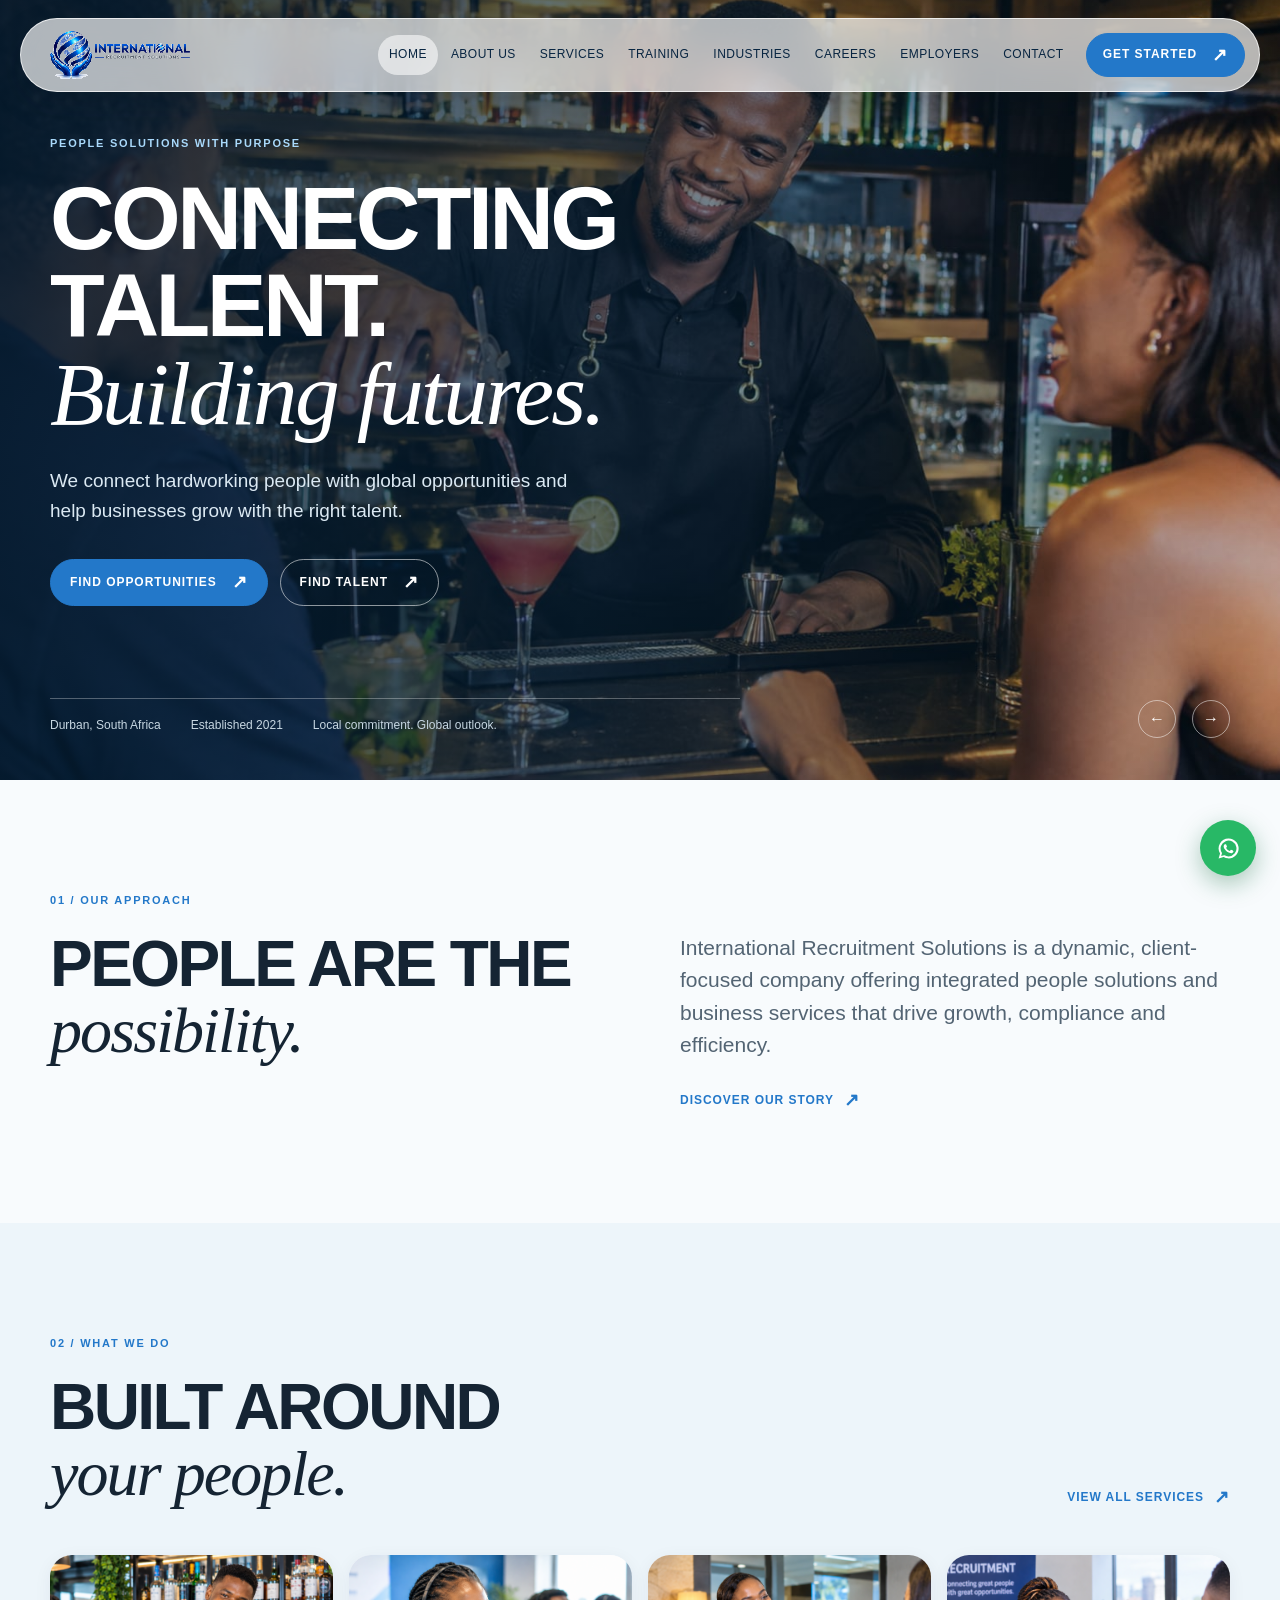
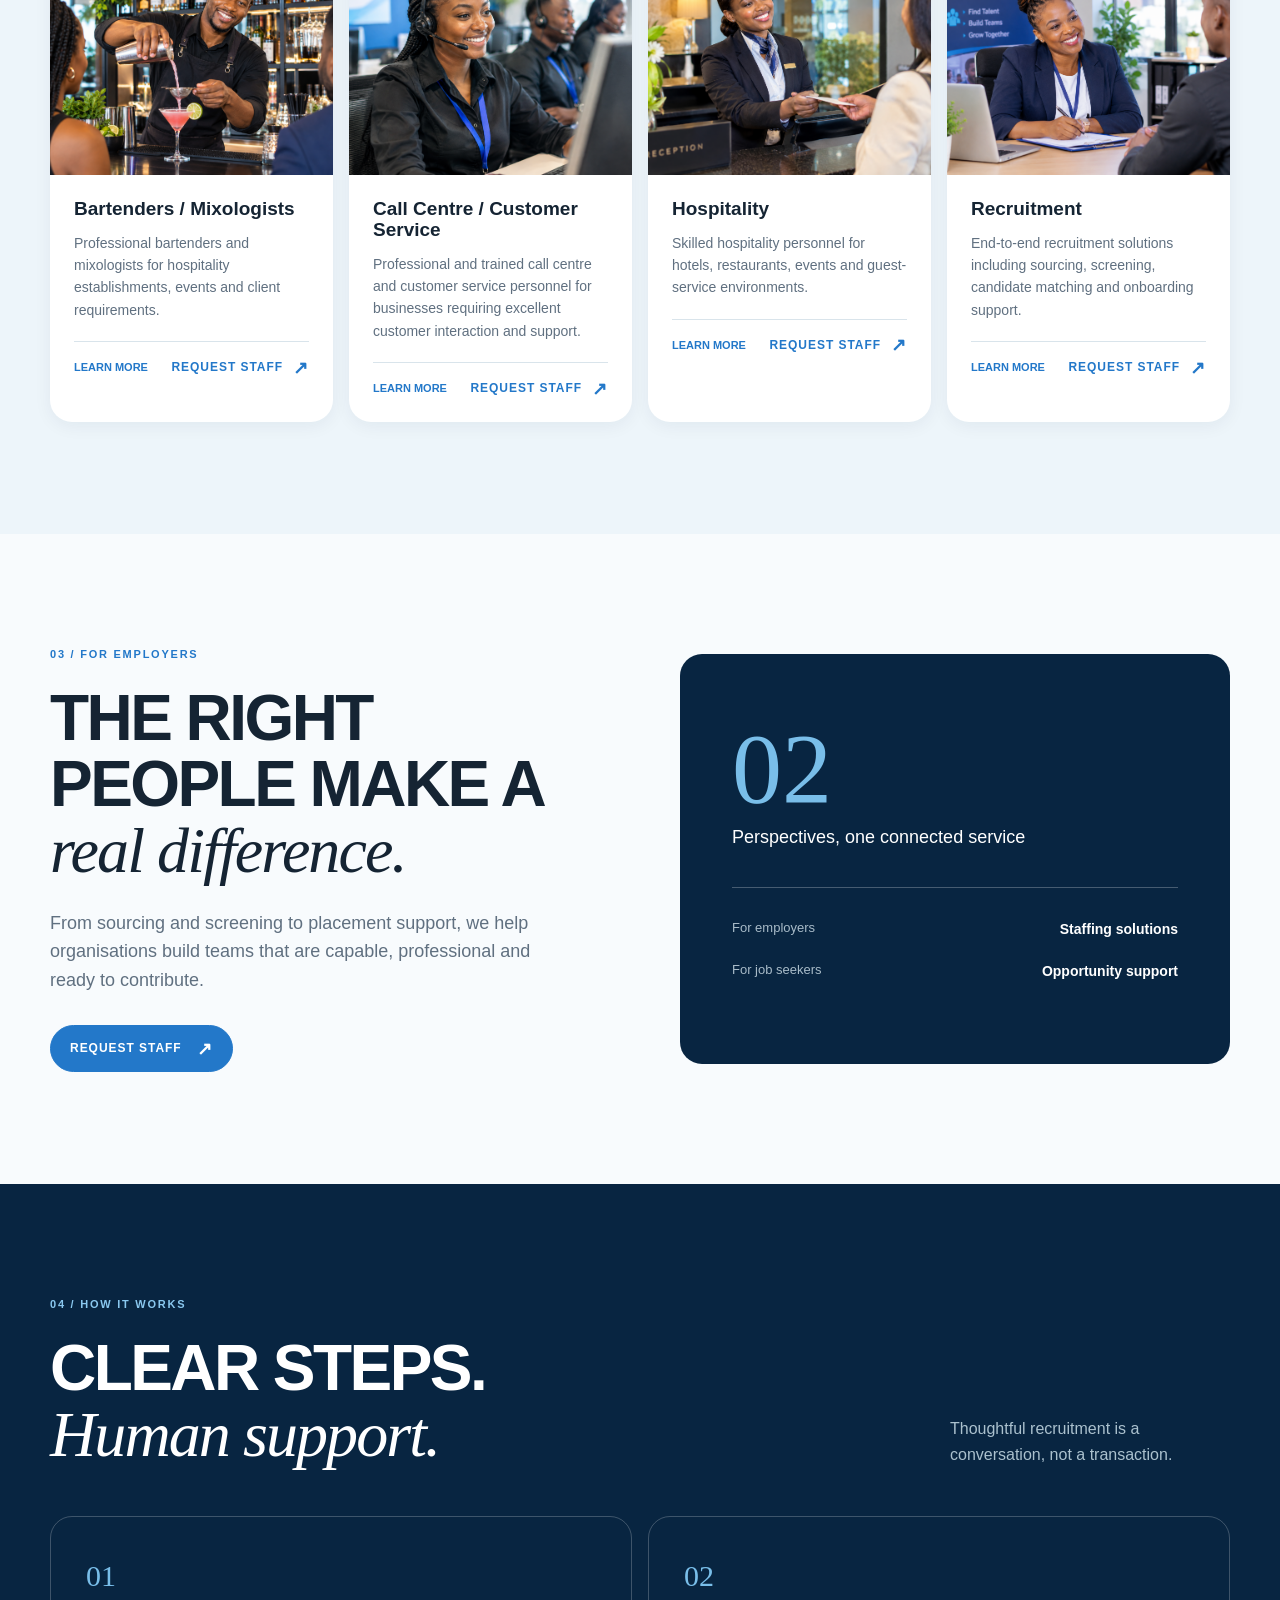
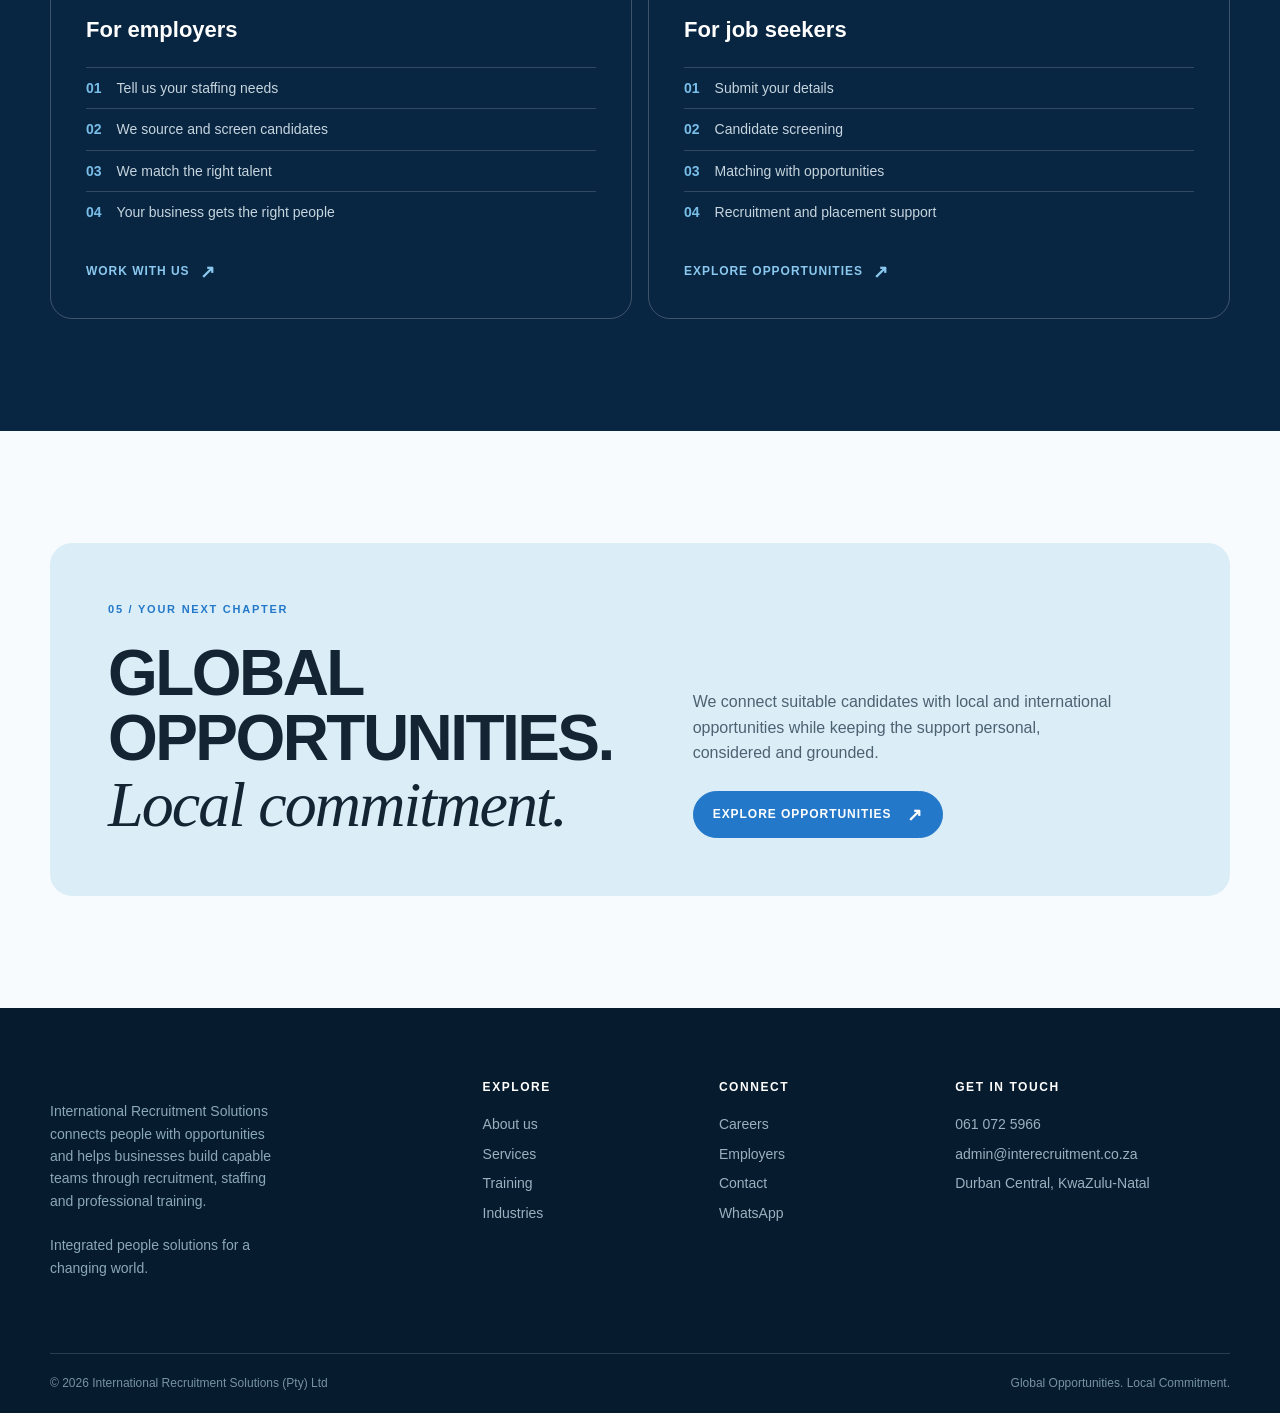
<file: index.html>
<!doctype html>
<html lang="en">
<head>
  <meta charset="utf-8">
  <meta name="viewport" content="width=device-width, initial-scale=1">
  <meta name="description" content="International Recruitment Solutions connects talent with local and international opportunities and helps businesses build capable teams.">
  <meta name="theme-color" content="#082541">
  <title>International Recruitment Solutions | Connecting Talent. Building Futures.</title>
  <link rel="stylesheet" href="css/style.css">
</head>
<body data-page="home">
  <header class="site-header" id="top">
    <a class="brand" href="index.html" aria-label="International Recruitment Solutions home">
      <span class="brand-mark" aria-label="International Recruitment Solutions logo"></span><span class="brand-copy"><strong>International Recruitment</strong><small>Solutions (Pty) Ltd</small></span>
    </a>
    <button class="menu-toggle" type="button" aria-label="Open navigation" aria-expanded="false"><span></span><span></span><span></span></button>
    <nav class="site-nav" aria-label="Primary navigation">
      <a class="active" href="index.html">Home</a><a href="about.html">About Us</a><a href="services.html">Services</a><a href="training.html">Training</a><a href="industries.html">Industries</a><a href="careers.html">Careers</a><a href="employers.html">Employers</a><a href="contact.html">Contact</a><a class="button button-small" href="contact.html?type=employer">Get Started <span>↗</span></a>
    </nav>
  </header>

  <main>
    <section class="hero" aria-labelledby="hero-title">
      <div class="hero-slides" aria-hidden="true"></div>
      <div class="hero-shade"></div>
      <div class="hero-content container reveal">
        <p class="eyebrow">People solutions with purpose</p>
        <h1 id="hero-title">Connecting talent.<br><em>Building futures.</em></h1>
        <p class="hero-lede">We connect hardworking people with global opportunities and help businesses grow with the right talent.</p>
        <div class="hero-actions"><a class="button" href="careers.html">Find opportunities <span>↗</span></a><a class="button button-ghost" href="employers.html">Find talent <span>↗</span></a></div>
        <div class="hero-meta"><span>Durban, South Africa</span><span>Established 2021</span><span>Local commitment. Global outlook.</span></div>
      </div>
      <div class="slider-controls" aria-label="Hero slideshow controls"><button type="button" class="slider-prev" aria-label="Previous image">←</button><div class="slider-dots"></div><button type="button" class="slider-next" aria-label="Next image">→</button></div>
    </section>

    <section class="intro section container reveal"><div class="section-label">01 / Our approach</div><div class="intro-grid"><h2>People are the <em>possibility.</em></h2><div><p class="lead">International Recruitment Solutions is a dynamic, client-focused company offering integrated people solutions and business services that drive growth, compliance and efficiency.</p><a class="text-link" href="about.html">Discover our story <span>↗</span></a></div></div></section>

    <section class="services-band section" id="services"><div class="container"><div class="section-heading reveal"><div><div class="section-label">02 / What we do</div><h2>Built around <em>your people.</em></h2></div><a class="text-link" href="services.html">View all services <span>↗</span></a></div><div class="service-grid" data-services></div></div></section>

    <section class="split-section section container"><div class="split-copy reveal"><div class="section-label">03 / For employers</div><h2>The right people make a <em>real difference.</em></h2><p>From sourcing and screening to placement support, we help organisations build teams that are capable, professional and ready to contribute.</p><a class="button" href="contact.html?type=employer">Request staff <span>↗</span></a></div><div class="stat-panel reveal"><div class="stat-number">02</div><p>Perspectives, one connected service</p><div class="stat-line"></div><div class="stat-pair"><span>For employers</span><strong>Staffing solutions</strong></div><div class="stat-pair"><span>For job seekers</span><strong>Opportunity support</strong></div></div></section>

    <section class="dark-band section"><div class="container process-wrap"><div class="section-heading reveal"><div><div class="section-label light">04 / How it works</div><h2>Clear steps. <em>Human support.</em></h2></div><p>Thoughtful recruitment is a conversation, not a transaction.</p></div><div class="process-grid"><div class="process-card reveal"><span>01</span><h3>For employers</h3><ol><li>Tell us your staffing needs</li><li>We source and screen candidates</li><li>We match the right talent</li><li>Your business gets the right people</li></ol><a class="text-link light-link" href="employers.html">Work with us <span>↗</span></a></div><div class="process-card reveal"><span>02</span><h3>For job seekers</h3><ol><li>Submit your details</li><li>Candidate screening</li><li>Matching with opportunities</li><li>Recruitment and placement support</li></ol><a class="text-link light-link" href="careers.html">Explore opportunities <span>↗</span></a></div></div></div></section>

    <section class="opportunity section container reveal"><div class="opportunity-card"><div><div class="section-label">05 / Your next chapter</div><h2>Global opportunities.<br><em>Local commitment.</em></h2></div><div><p>We connect suitable candidates with local and international opportunities while keeping the support personal, considered and grounded.</p><a class="button" href="careers.html">Explore opportunities <span>↗</span></a></div></div></section>
  </main>

  <footer class="site-footer"><div class="container footer-grid"><div><a class="brand brand-light" href="index.html"><span class="brand-mark">IRS</span><span class="brand-copy"><strong>International Recruitment</strong><small>Solutions (Pty) Ltd</small></span></a><p class="footer-note">Integrated people solutions for a changing world.</p></div><div><h3>Explore</h3><a href="about.html">About us</a><a href="services.html">Services</a><a href="training.html">Training</a><a href="industries.html">Industries</a></div><div><h3>Connect</h3><a href="careers.html">Careers</a><a href="employers.html">Employers</a><a href="contact.html">Contact</a><a href="https://wa.me/27610725966?text=Hello%20International%20Recruitment%20Solutions%2C%20I%20would%20like%20to%20make%20an%20enquiry." target="_blank" rel="noopener">WhatsApp</a></div><div><h3>Get in touch</h3><a href="tel:+27610725966">061 072 5966</a><a href="mailto:admin@interecruitment.co.za">admin@interecruitment.co.za</a><p>Durban Central, KwaZulu-Natal</p></div></div><div class="container footer-bottom"><span>© 2026 International Recruitment Solutions (Pty) Ltd</span><span>Global Opportunities. Local Commitment.</span></div></footer>
  <a class="whatsapp" href="https://wa.me/27610725966" target="_blank" rel="noopener" aria-label="Chat with us on WhatsApp"><span aria-hidden="true">⌕</span></a>
  <div class="modal" aria-hidden="true" role="dialog" aria-modal="true" aria-labelledby="service-modal-title"><div class="modal-backdrop" data-close-modal></div><div class="service-modal"><button class="modal-close" type="button" data-close-modal aria-label="Close service details">×</button><div class="modal-image" data-modal-image></div><div class="modal-body"><div class="section-label">Service detail</div><h2 id="service-modal-title" data-modal-title></h2><p data-modal-description></p><ul data-modal-benefits></ul><div class="modal-actions"><a class="button" href="contact.html?type=employer">Request staff <span>↗</span></a><button class="text-link" type="button" data-close-modal>Close</button></div></div></div></div>
  <script src="js/image-manager.js"></script><script src="js/script.js"></script><script src="js/forms.js"></script>
</body>
</html>
</file>
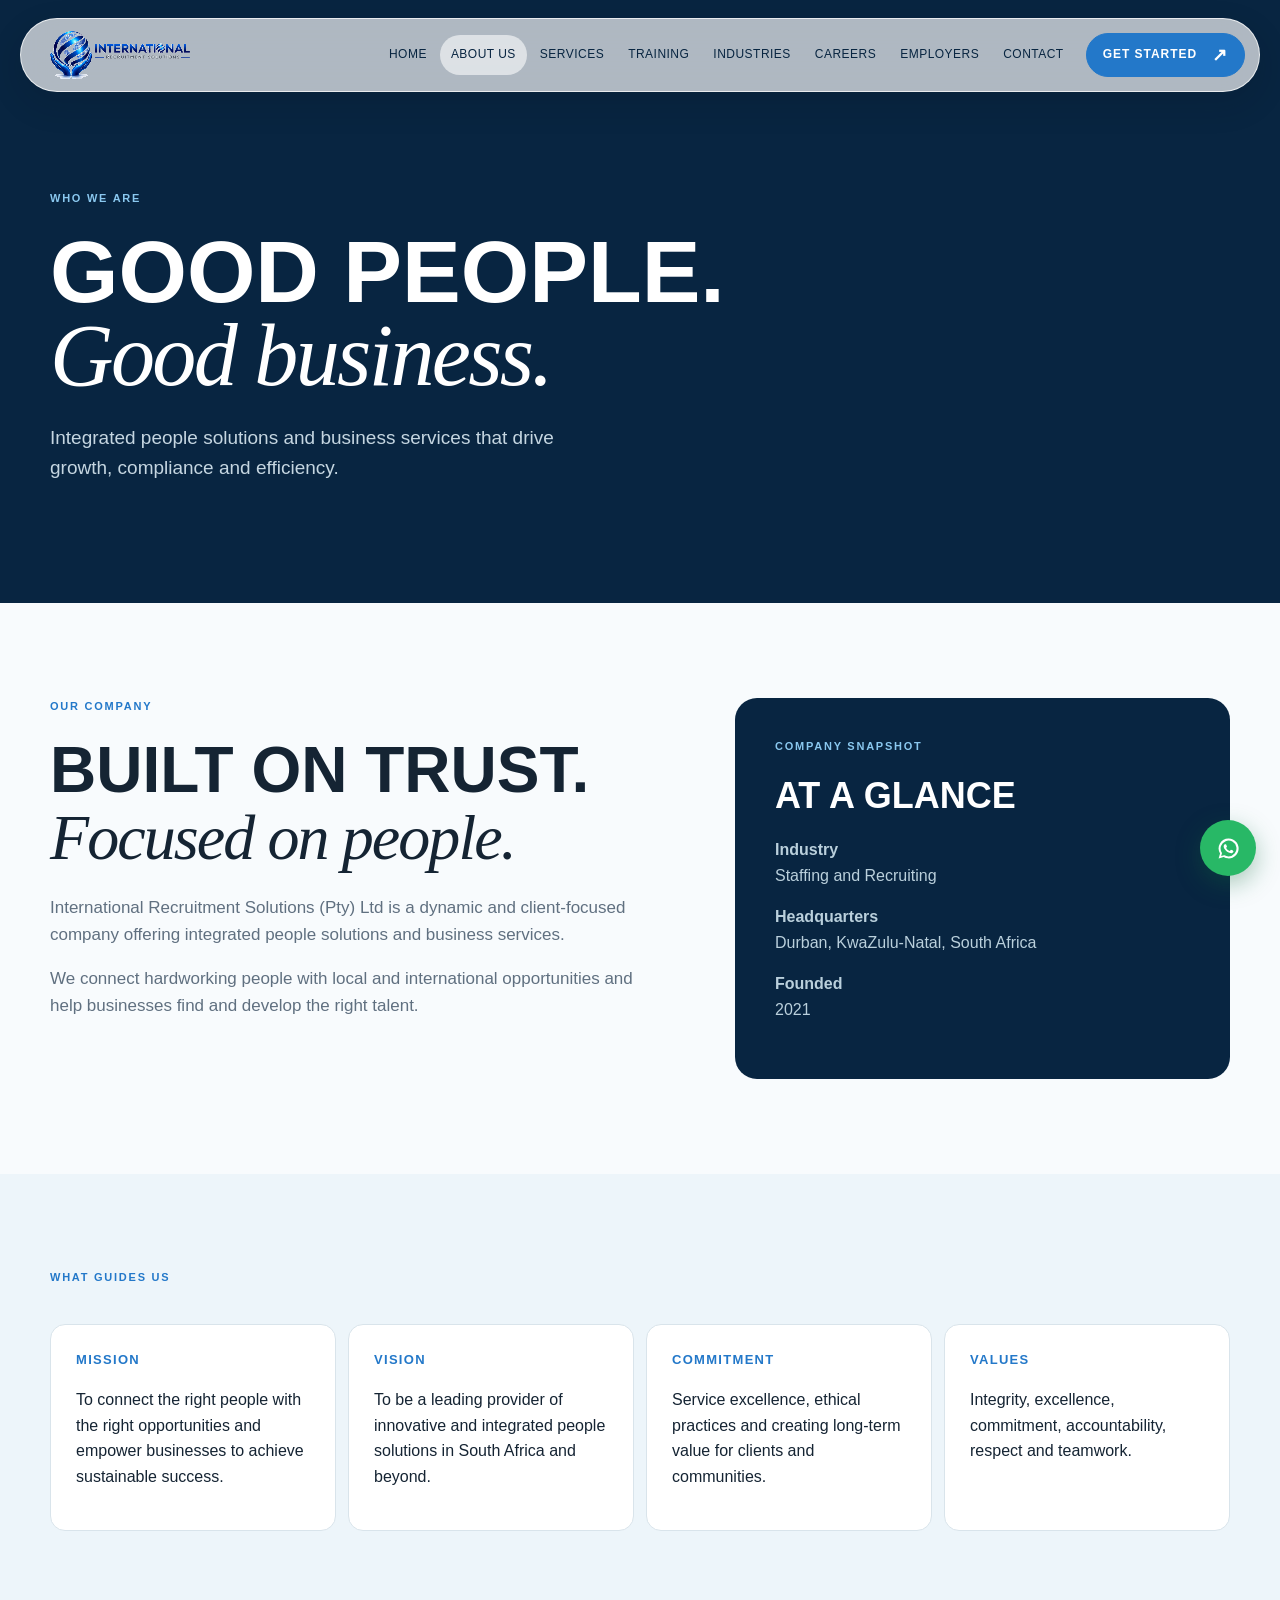
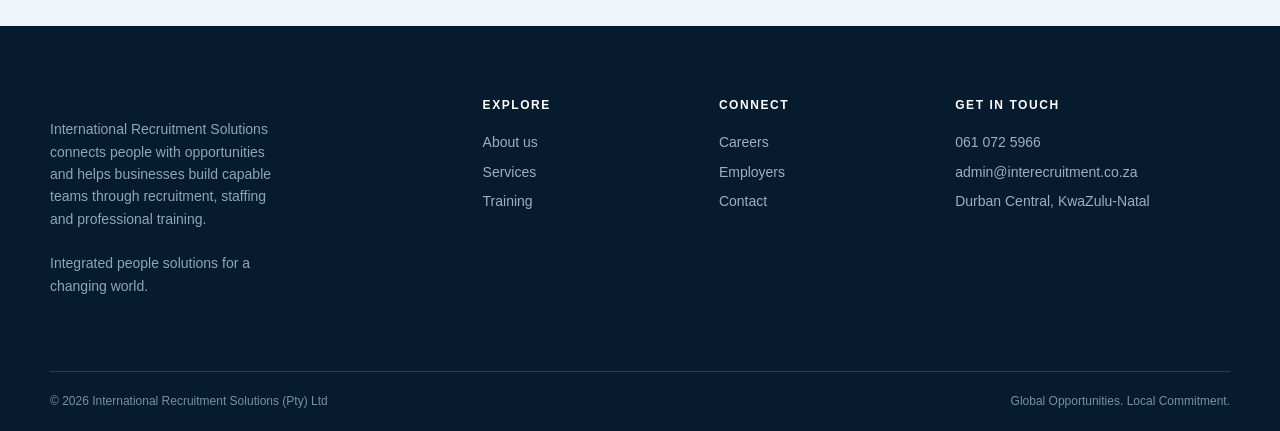
<file: about.html>
<!doctype html><html lang="en"><head><meta charset="utf-8"><meta name="viewport" content="width=device-width, initial-scale=1"><meta name="description" content="Learn about International Recruitment Solutions, a Durban-based staffing and recruiting company founded in 2021."><title>About Us | International Recruitment Solutions</title><link rel="stylesheet" href="css/style.css"></head><body><header class="site-header"><a class="brand" href="index.html"><span class="brand-mark">IRS</span><span class="brand-copy"><strong>International Recruitment</strong><small>Solutions (Pty) Ltd</small></span></a><button class="menu-toggle" type="button" aria-label="Open navigation" aria-expanded="false"><span></span><span></span><span></span></button><nav class="site-nav" aria-label="Primary navigation"><a href="index.html">Home</a><a class="active" href="about.html">About Us</a><a href="services.html">Services</a><a href="training.html">Training</a><a href="industries.html">Industries</a><a href="careers.html">Careers</a><a href="employers.html">Employers</a><a href="contact.html">Contact</a><a class="button button-small" href="contact.html?type=employer">Get Started <span>↗</span></a></nav></header><main><section class="page-hero"><div class="container"><div class="section-label light">Who we are</div><h1>Good people.<br><em>Good business.</em></h1><p>Integrated people solutions and business services that drive growth, compliance and efficiency.</p></div></section><section class="content-section container"><div class="content-grid"><div class="copy"><div class="section-label">Our company</div><h2>Built on trust.<br><em>Focused on people.</em></h2><p>International Recruitment Solutions (Pty) Ltd is a dynamic and client-focused company offering integrated people solutions and business services.</p><p>We connect hardworking people with local and international opportunities and help businesses find and develop the right talent.</p></div><div class="contact-details"><div class="section-label light">Company snapshot</div><h2>At a glance</h2><p><strong>Industry</strong><br>Staffing and Recruiting</p><p><strong>Headquarters</strong><br>Durban, KwaZulu-Natal, South Africa</p><p><strong>Founded</strong><br>2021</p></div></div></section><section class="content-section services-band"><div class="container"><div class="section-label">What guides us</div><div class="value-grid"><div class="value-card"><strong>Mission</strong><p>To connect the right people with the right opportunities and empower businesses to achieve sustainable success.</p></div><div class="value-card"><strong>Vision</strong><p>To be a leading provider of innovative and integrated people solutions in South Africa and beyond.</p></div><div class="value-card"><strong>Commitment</strong><p>Service excellence, ethical practices and creating long-term value for clients and communities.</p></div><div class="value-card"><strong>Values</strong><p>Integrity, excellence, commitment, accountability, respect and teamwork.</p></div></div></div></section></main><footer class="site-footer"><div class="container footer-grid"><div><a class="brand brand-light" href="index.html"><span class="brand-mark">IRS</span><span class="brand-copy"><strong>International Recruitment</strong><small>Solutions (Pty) Ltd</small></span></a><p class="footer-note">Integrated people solutions for a changing world.</p></div><div><h3>Explore</h3><a href="about.html">About us</a><a href="services.html">Services</a><a href="training.html">Training</a></div><div><h3>Connect</h3><a href="careers.html">Careers</a><a href="employers.html">Employers</a><a href="contact.html">Contact</a></div><div><h3>Get in touch</h3><a href="tel:+27610725966">061 072 5966</a><a href="mailto:admin@interecruitment.co.za">admin@interecruitment.co.za</a><p>Durban Central, KwaZulu-Natal</p></div></div><div class="container footer-bottom"><span>© 2026 International Recruitment Solutions (Pty) Ltd</span><span>Global Opportunities. Local Commitment.</span></div></footer><a class="whatsapp" href="https://wa.me/27610725966?text=Hello%20International%20Recruitment%20Solutions%2C%20I%20would%20like%20to%20make%20an%20enquiry." target="_blank" rel="noopener" aria-label="Message us on WhatsApp">⌕</a><script src="js/image-manager.js"></script><script src="js/script.js"></script></body></html>
</file>
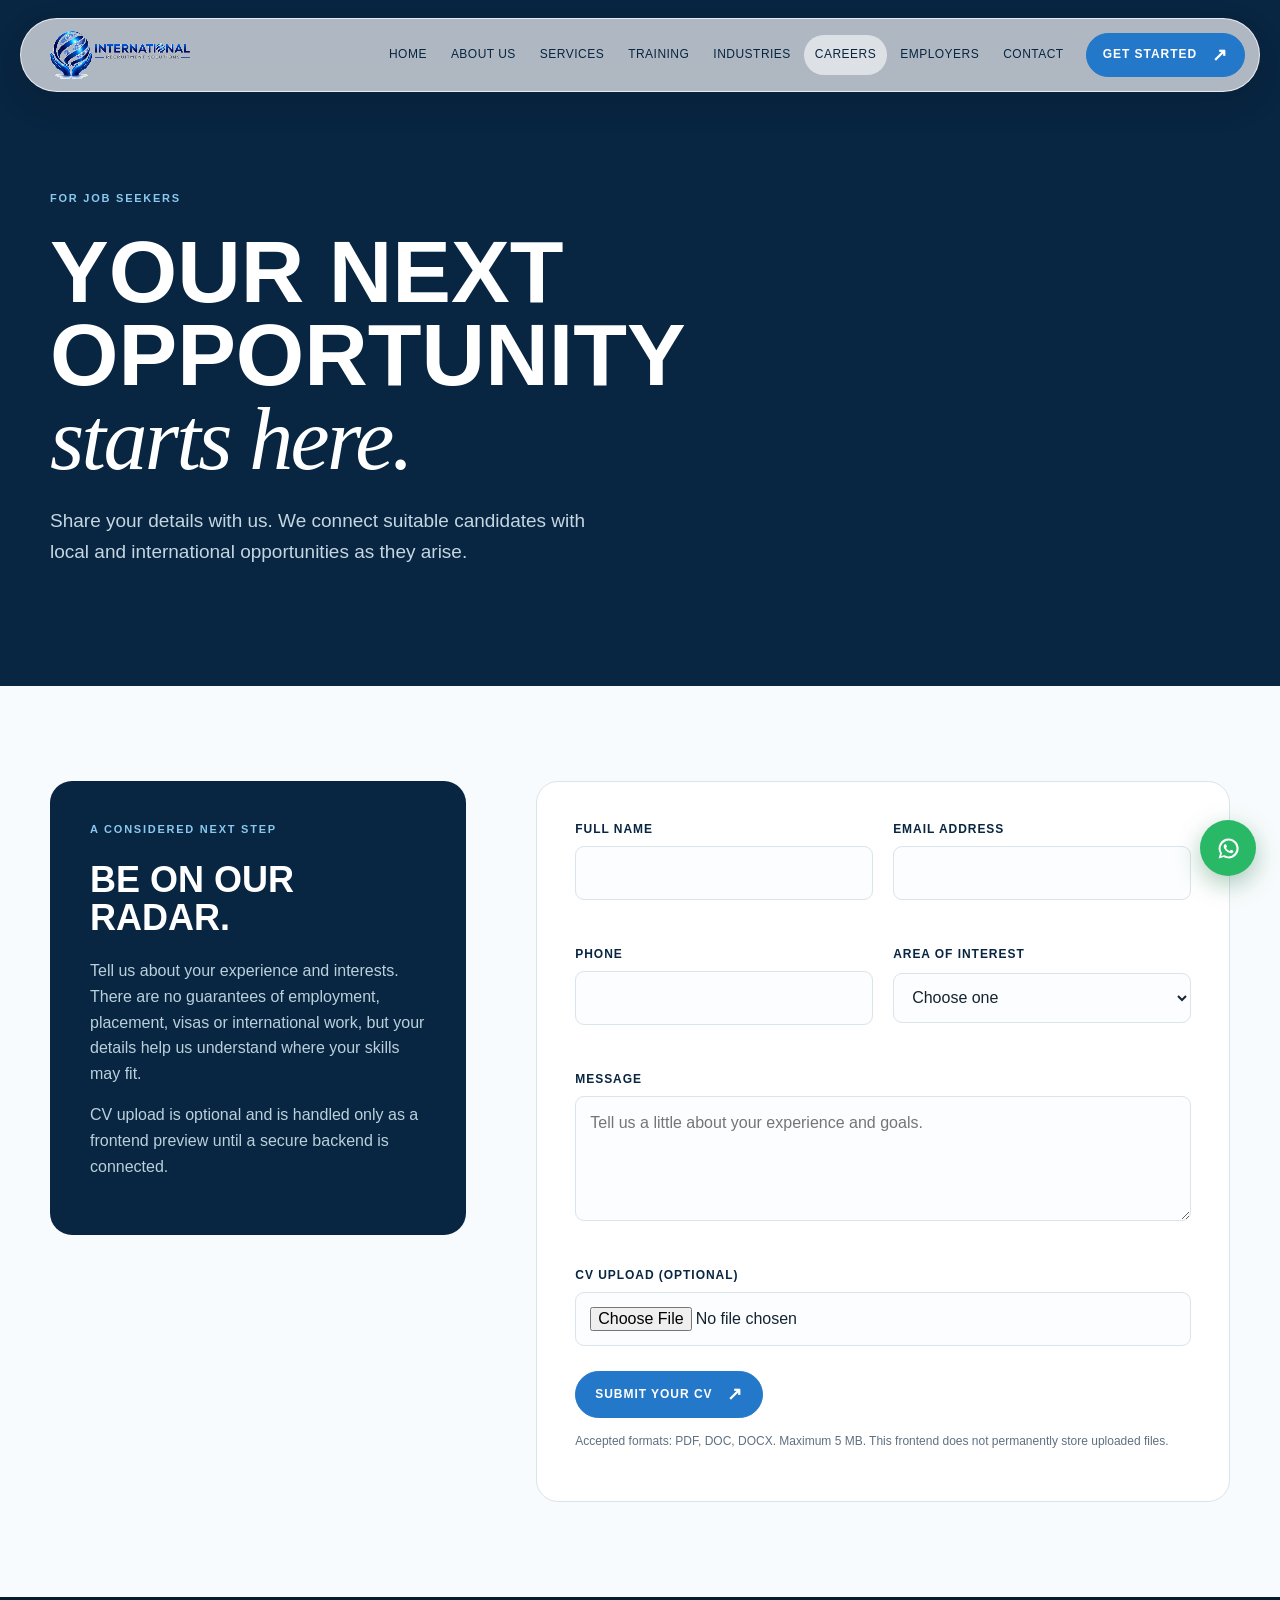
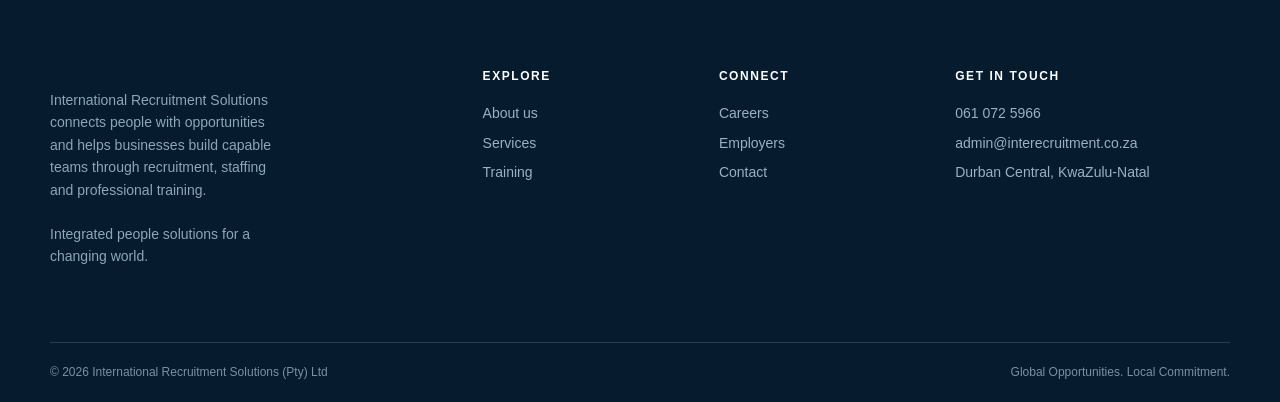
<file: careers.html>
<!doctype html><html lang="en"><head><meta charset="utf-8"><meta name="viewport" content="width=device-width, initial-scale=1"><meta name="description" content="Submit your details for future local and international opportunities with International Recruitment Solutions."><title>Careers | International Recruitment Solutions</title><link rel="stylesheet" href="css/style.css"></head><body><header class="site-header"><a class="brand" href="index.html"><span class="brand-mark">IRS</span><span class="brand-copy"><strong>International Recruitment</strong><small>Solutions (Pty) Ltd</small></span></a><button class="menu-toggle" type="button" aria-label="Open navigation" aria-expanded="false"><span></span><span></span><span></span></button><nav class="site-nav" aria-label="Primary navigation"><a href="index.html">Home</a><a href="about.html">About Us</a><a href="services.html">Services</a><a href="training.html">Training</a><a href="industries.html">Industries</a><a class="active" href="careers.html">Careers</a><a href="employers.html">Employers</a><a href="contact.html">Contact</a><a class="button button-small" href="contact.html?type=jobseeker">Get Started <span>↗</span></a></nav></header><main><section class="page-hero"><div class="container"><div class="section-label light">For job seekers</div><h1>Your next opportunity<br><em>starts here.</em></h1><p>Share your details with us. We connect suitable candidates with local and international opportunities as they arise.</p></div></section><section class="content-section container"><div class="contact-layout"><div class="contact-details"><div class="section-label light">A considered next step</div><h2>Be on our radar.</h2><p>Tell us about your experience and interests. There are no guarantees of employment, placement, visas or international work, but your details help us understand where your skills may fit.</p><p>CV upload is optional and is handled only as a frontend preview until a secure backend is connected.</p></div><div class="form-card"><div class="success">Thank you for contacting International Recruitment Solutions. Your enquiry has been received and our team will contact you shortly.</div><form data-enquiry-form novalidate><div class="form-grid"><div class="field"><label for="name">Full name</label><input id="name" name="name" required><span class="error"></span></div><div class="field"><label for="email">Email address</label><input id="email" name="email" type="email" required><span class="error"></span></div><div class="field"><label for="phone">Phone</label><input id="phone" name="phone" required><span class="error"></span></div><div class="field"><label for="interest">Area of interest</label><select id="interest" name="interest" required><option value="">Choose one</option><option>Bartending / Mixology</option><option>Call Centre / Customer Service</option><option>Hospitality</option><option>Recruitment</option><option>Events</option><option>Other Opportunities</option></select><span class="error"></span></div><div class="field full"><label for="message">Message</label><textarea id="message" name="message" required placeholder="Tell us a little about your experience and goals."></textarea><span class="error"></span></div><div class="field full"><label for="cv">CV upload (optional)</label><input id="cv" name="cv" type="file" accept=".pdf,.doc,.docx"><span class="error"></span></div></div><button class="button" type="submit">Submit your CV <span>↗</span></button><p class="form-note">Accepted formats: PDF, DOC, DOCX. Maximum 5 MB. This frontend does not permanently store uploaded files.</p></form></div></div></section></main><footer class="site-footer"><div class="container footer-grid"><div><a class="brand brand-light" href="index.html"><span class="brand-mark">IRS</span><span class="brand-copy"><strong>International Recruitment</strong><small>Solutions (Pty) Ltd</small></span></a><p class="footer-note">Integrated people solutions for a changing world.</p></div><div><h3>Explore</h3><a href="about.html">About us</a><a href="services.html">Services</a><a href="training.html">Training</a></div><div><h3>Connect</h3><a href="careers.html">Careers</a><a href="employers.html">Employers</a><a href="contact.html">Contact</a></div><div><h3>Get in touch</h3><a href="tel:+27610725966">061 072 5966</a><a href="mailto:admin@interecruitment.co.za">admin@interecruitment.co.za</a><p>Durban Central, KwaZulu-Natal</p></div></div><div class="container footer-bottom"><span>© 2026 International Recruitment Solutions (Pty) Ltd</span><span>Global Opportunities. Local Commitment.</span></div></footer><a class="whatsapp" href="https://wa.me/27610725966?text=Hello%20International%20Recruitment%20Solutions%2C%20I%20would%20like%20to%20make%20an%20enquiry." target="_blank" rel="noopener" aria-label="Message us on WhatsApp">⌕</a><script src="js/image-manager.js"></script><script src="js/script.js"></script><script src="js/forms.js"></script></body></html>
</file>
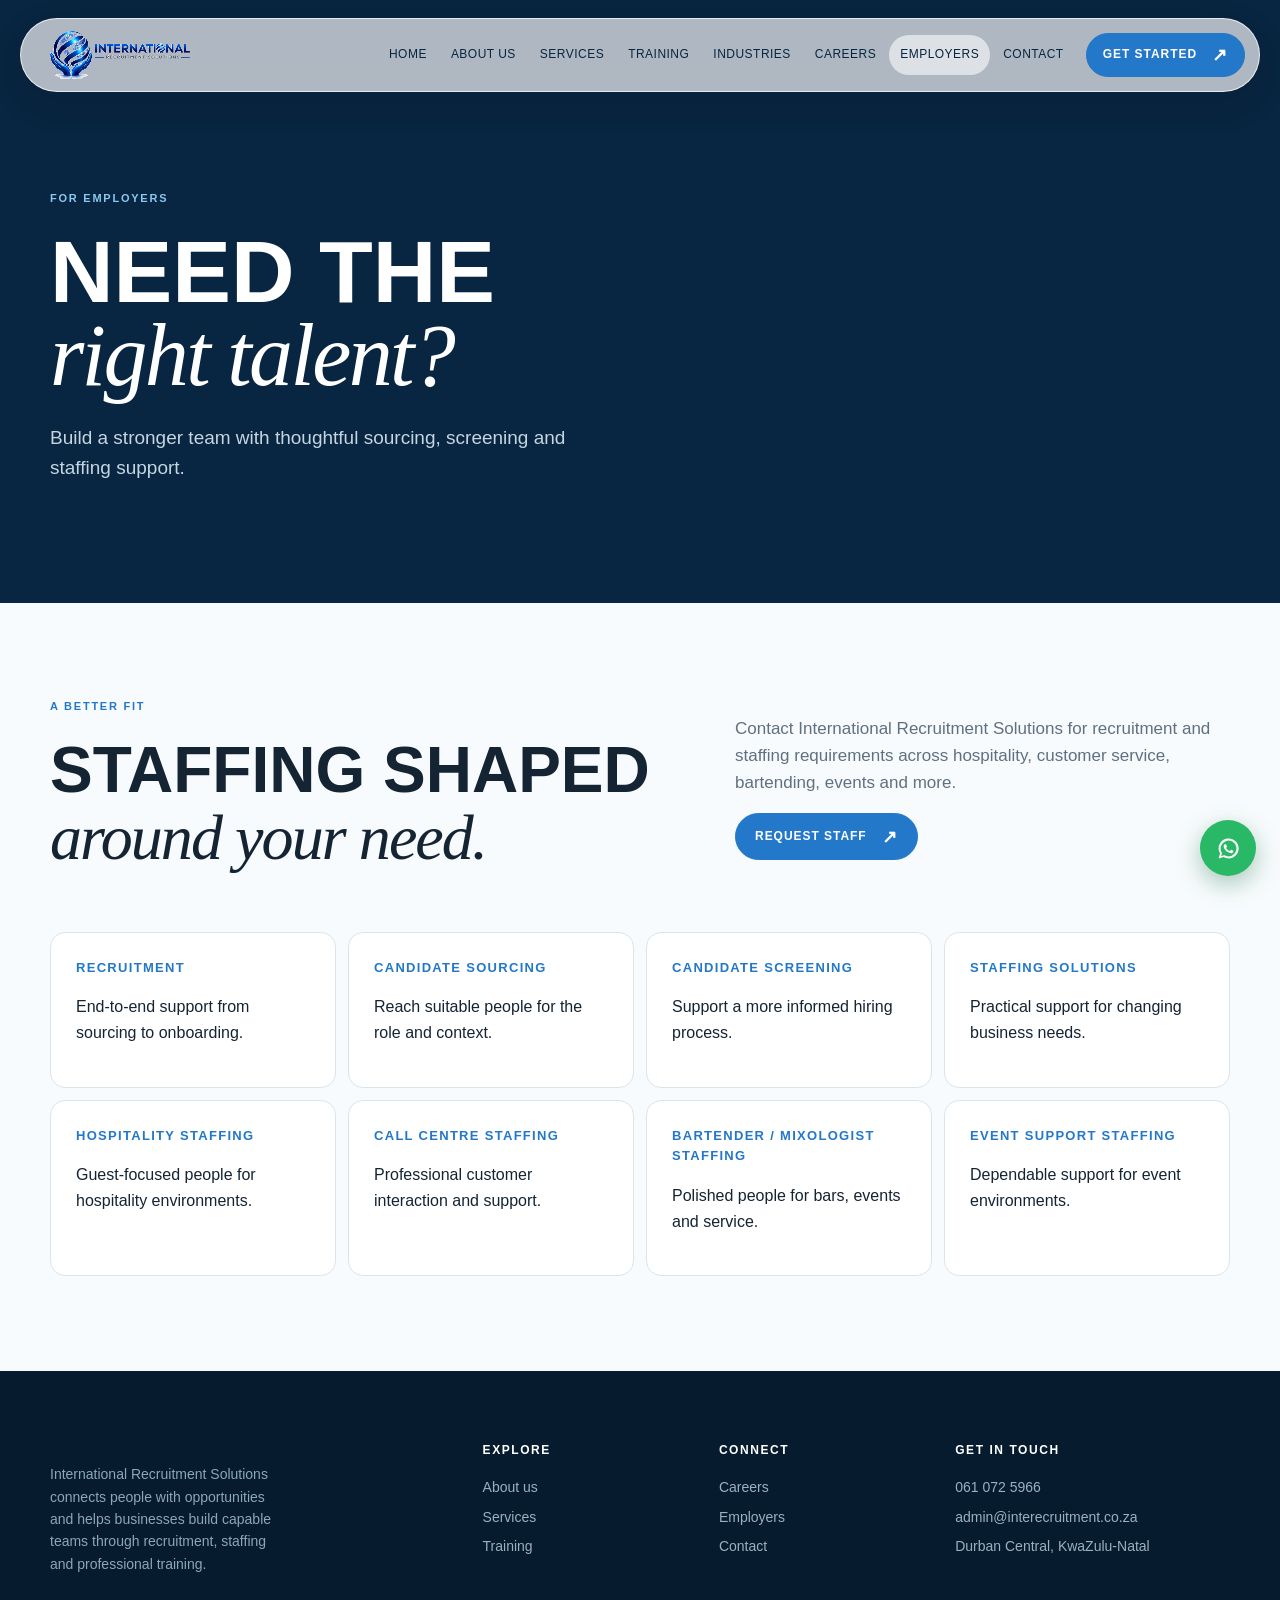
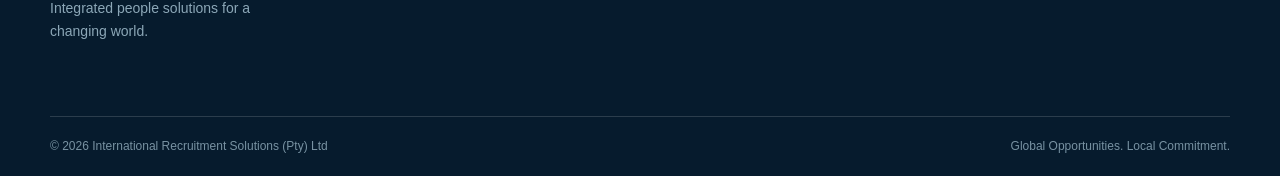
<file: employers.html>
<!doctype html><html lang="en"><head><meta charset="utf-8"><meta name="viewport" content="width=device-width, initial-scale=1"><meta name="description" content="Request recruitment and staffing support from International Recruitment Solutions."><title>Employers | International Recruitment Solutions</title><link rel="stylesheet" href="css/style.css"></head><body><header class="site-header"><a class="brand" href="index.html"><span class="brand-mark">IRS</span><span class="brand-copy"><strong>International Recruitment</strong><small>Solutions (Pty) Ltd</small></span></a><button class="menu-toggle" type="button" aria-label="Open navigation" aria-expanded="false"><span></span><span></span><span></span></button><nav class="site-nav" aria-label="Primary navigation"><a href="index.html">Home</a><a href="about.html">About Us</a><a href="services.html">Services</a><a href="training.html">Training</a><a href="industries.html">Industries</a><a href="careers.html">Careers</a><a class="active" href="employers.html">Employers</a><a href="contact.html">Contact</a><a class="button button-small" href="contact.html?type=employer">Get Started <span>↗</span></a></nav></header><main><section class="page-hero"><div class="container"><div class="section-label light">For employers</div><h1>Need the<br><em>right talent?</em></h1><p>Build a stronger team with thoughtful sourcing, screening and staffing support.</p></div></section><section class="content-section container"><div class="content-grid"><div><div class="section-label">A better fit</div><h2>Staffing shaped<br><em>around your need.</em></h2></div><div class="copy"><p>Contact International Recruitment Solutions for recruitment and staffing requirements across hospitality, customer service, bartending, events and more.</p><a class="button" href="contact.html?type=employer">Request staff <span>↗</span></a></div></div><div class="value-grid"><div class="value-card"><strong>Recruitment</strong><p>End-to-end support from sourcing to onboarding.</p></div><div class="value-card"><strong>Candidate sourcing</strong><p>Reach suitable people for the role and context.</p></div><div class="value-card"><strong>Candidate screening</strong><p>Support a more informed hiring process.</p></div><div class="value-card"><strong>Staffing solutions</strong><p>Practical support for changing business needs.</p></div><div class="value-card"><strong>Hospitality staffing</strong><p>Guest-focused people for hospitality environments.</p></div><div class="value-card"><strong>Call centre staffing</strong><p>Professional customer interaction and support.</p></div><div class="value-card"><strong>Bartender / Mixologist staffing</strong><p>Polished people for bars, events and service.</p></div><div class="value-card"><strong>Event support staffing</strong><p>Dependable support for event environments.</p></div></div></section></main><footer class="site-footer"><div class="container footer-grid"><div><a class="brand brand-light" href="index.html"><span class="brand-mark">IRS</span><span class="brand-copy"><strong>International Recruitment</strong><small>Solutions (Pty) Ltd</small></span></a><p class="footer-note">Integrated people solutions for a changing world.</p></div><div><h3>Explore</h3><a href="about.html">About us</a><a href="services.html">Services</a><a href="training.html">Training</a></div><div><h3>Connect</h3><a href="careers.html">Careers</a><a href="employers.html">Employers</a><a href="contact.html">Contact</a></div><div><h3>Get in touch</h3><a href="tel:+27610725966">061 072 5966</a><a href="mailto:admin@interecruitment.co.za">admin@interecruitment.co.za</a><p>Durban Central, KwaZulu-Natal</p></div></div><div class="container footer-bottom"><span>© 2026 International Recruitment Solutions (Pty) Ltd</span><span>Global Opportunities. Local Commitment.</span></div></footer><a class="whatsapp" href="https://wa.me/27610725966?text=Hello%20International%20Recruitment%20Solutions%2C%20I%20would%20like%20to%20make%20an%20enquiry." target="_blank" rel="noopener" aria-label="Message us on WhatsApp">⌕</a><script src="js/image-manager.js"></script><script src="js/script.js"></script></body></html>
</file>
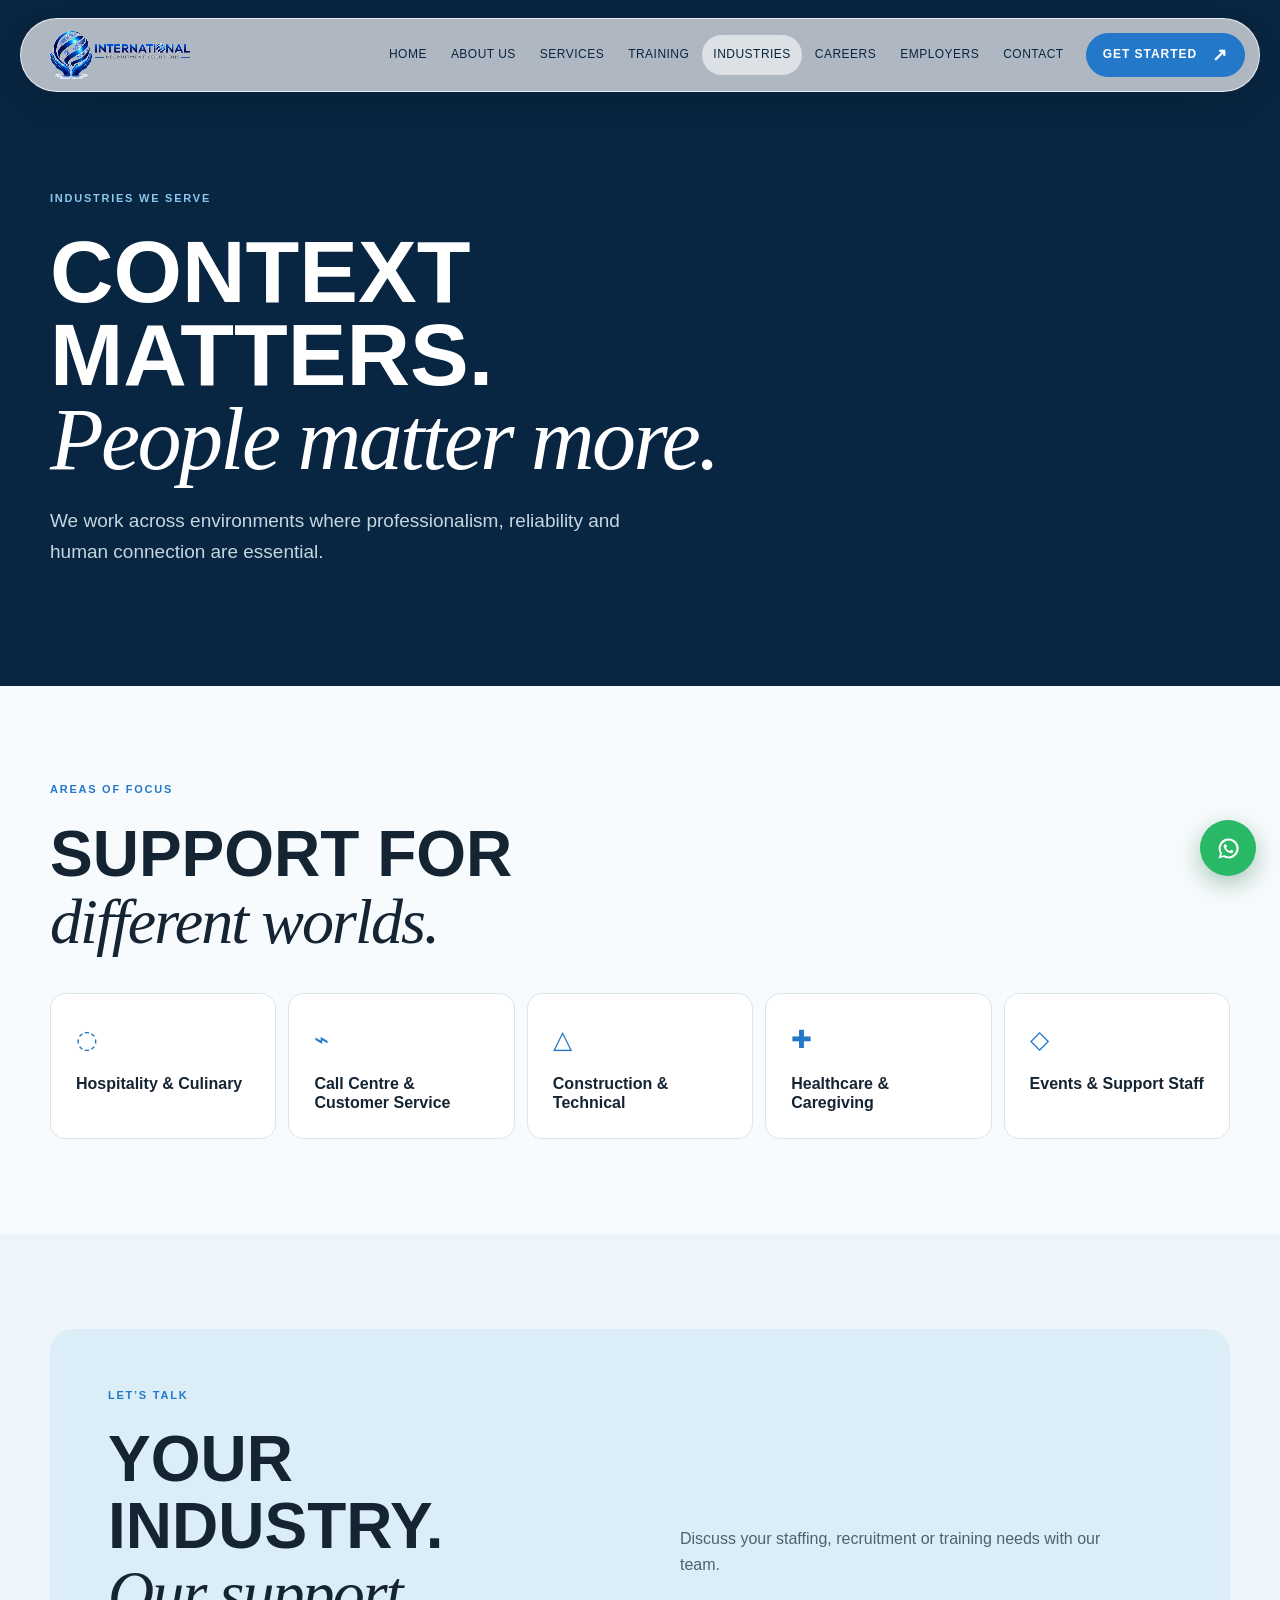
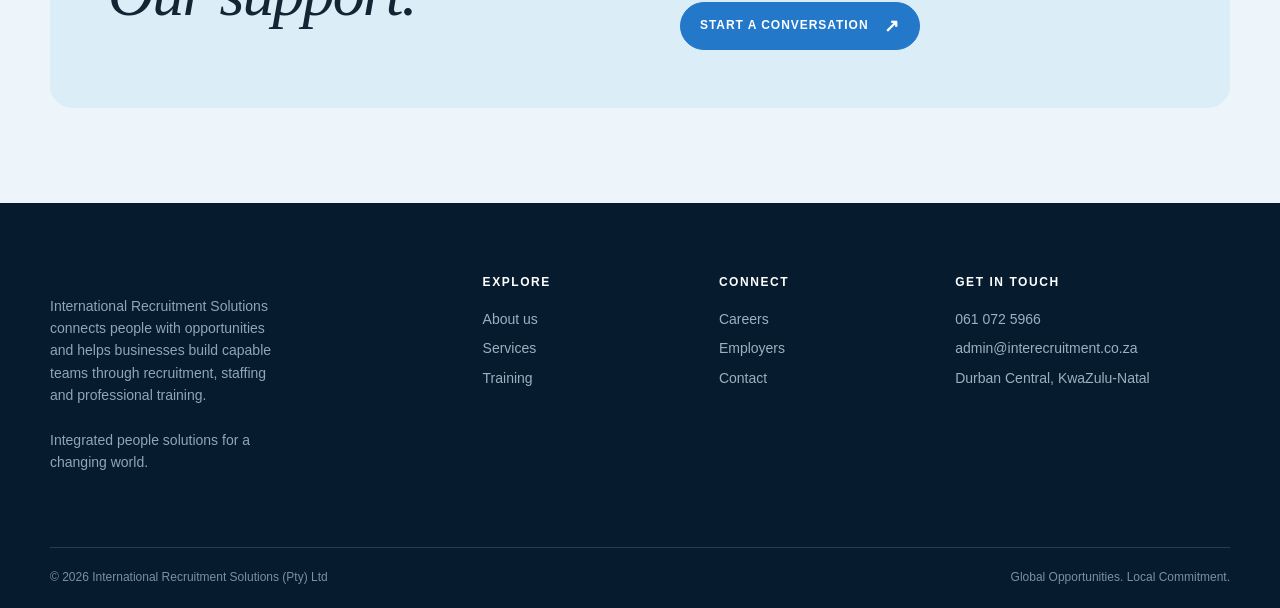
<file: industries.html>
<!doctype html><html lang="en"><head><meta charset="utf-8"><meta name="viewport" content="width=device-width, initial-scale=1"><meta name="description" content="Industries served by International Recruitment Solutions in South Africa."><title>Industries | International Recruitment Solutions</title><link rel="stylesheet" href="css/style.css"></head><body><header class="site-header"><a class="brand" href="index.html"><span class="brand-mark">IRS</span><span class="brand-copy"><strong>International Recruitment</strong><small>Solutions (Pty) Ltd</small></span></a><button class="menu-toggle" type="button" aria-label="Open navigation" aria-expanded="false"><span></span><span></span><span></span></button><nav class="site-nav" aria-label="Primary navigation"><a href="index.html">Home</a><a href="about.html">About Us</a><a href="services.html">Services</a><a href="training.html">Training</a><a class="active" href="industries.html">Industries</a><a href="careers.html">Careers</a><a href="employers.html">Employers</a><a href="contact.html">Contact</a><a class="button button-small" href="contact.html?type=employer">Get Started <span>↗</span></a></nav></header><main><section class="page-hero"><div class="container"><div class="section-label light">Industries we serve</div><h1>Context matters.<br><em>People matter more.</em></h1><p>We work across environments where professionalism, reliability and human connection are essential.</p></div></section><section class="content-section container"><div class="section-label">Areas of focus</div><h2>Support for<br><em>different worlds.</em></h2><div class="industry-grid"><div class="industry-card"><span>◌</span><strong>Hospitality & Culinary</strong></div><div class="industry-card"><span>⌁</span><strong>Call Centre & Customer Service</strong></div><div class="industry-card"><span>△</span><strong>Construction & Technical</strong></div><div class="industry-card"><span>✚</span><strong>Healthcare & Caregiving</strong></div><div class="industry-card"><span>◇</span><strong>Events & Support Staff</strong></div></div></section><section class="content-section services-band"><div class="container opportunity-card"><div><div class="section-label">Let’s talk</div><h2>Your industry.<br><em>Our support.</em></h2></div><div><p>Discuss your staffing, recruitment or training needs with our team.</p><a class="button" href="contact.html?type=employer">Start a conversation <span>↗</span></a></div></div></section></main><footer class="site-footer"><div class="container footer-grid"><div><a class="brand brand-light" href="index.html"><span class="brand-mark">IRS</span><span class="brand-copy"><strong>International Recruitment</strong><small>Solutions (Pty) Ltd</small></span></a><p class="footer-note">Integrated people solutions for a changing world.</p></div><div><h3>Explore</h3><a href="about.html">About us</a><a href="services.html">Services</a><a href="training.html">Training</a></div><div><h3>Connect</h3><a href="careers.html">Careers</a><a href="employers.html">Employers</a><a href="contact.html">Contact</a></div><div><h3>Get in touch</h3><a href="tel:+27610725966">061 072 5966</a><a href="mailto:admin@interecruitment.co.za">admin@interecruitment.co.za</a><p>Durban Central, KwaZulu-Natal</p></div></div><div class="container footer-bottom"><span>© 2026 International Recruitment Solutions (Pty) Ltd</span><span>Global Opportunities. Local Commitment.</span></div></footer><a class="whatsapp" href="https://wa.me/27610725966?text=Hello%20International%20Recruitment%20Solutions%2C%20I%20would%20like%20to%20make%20an%20enquiry." target="_blank" rel="noopener" aria-label="Message us on WhatsApp">⌕</a><script src="js/image-manager.js"></script><script src="js/script.js"></script></body></html>
</file>
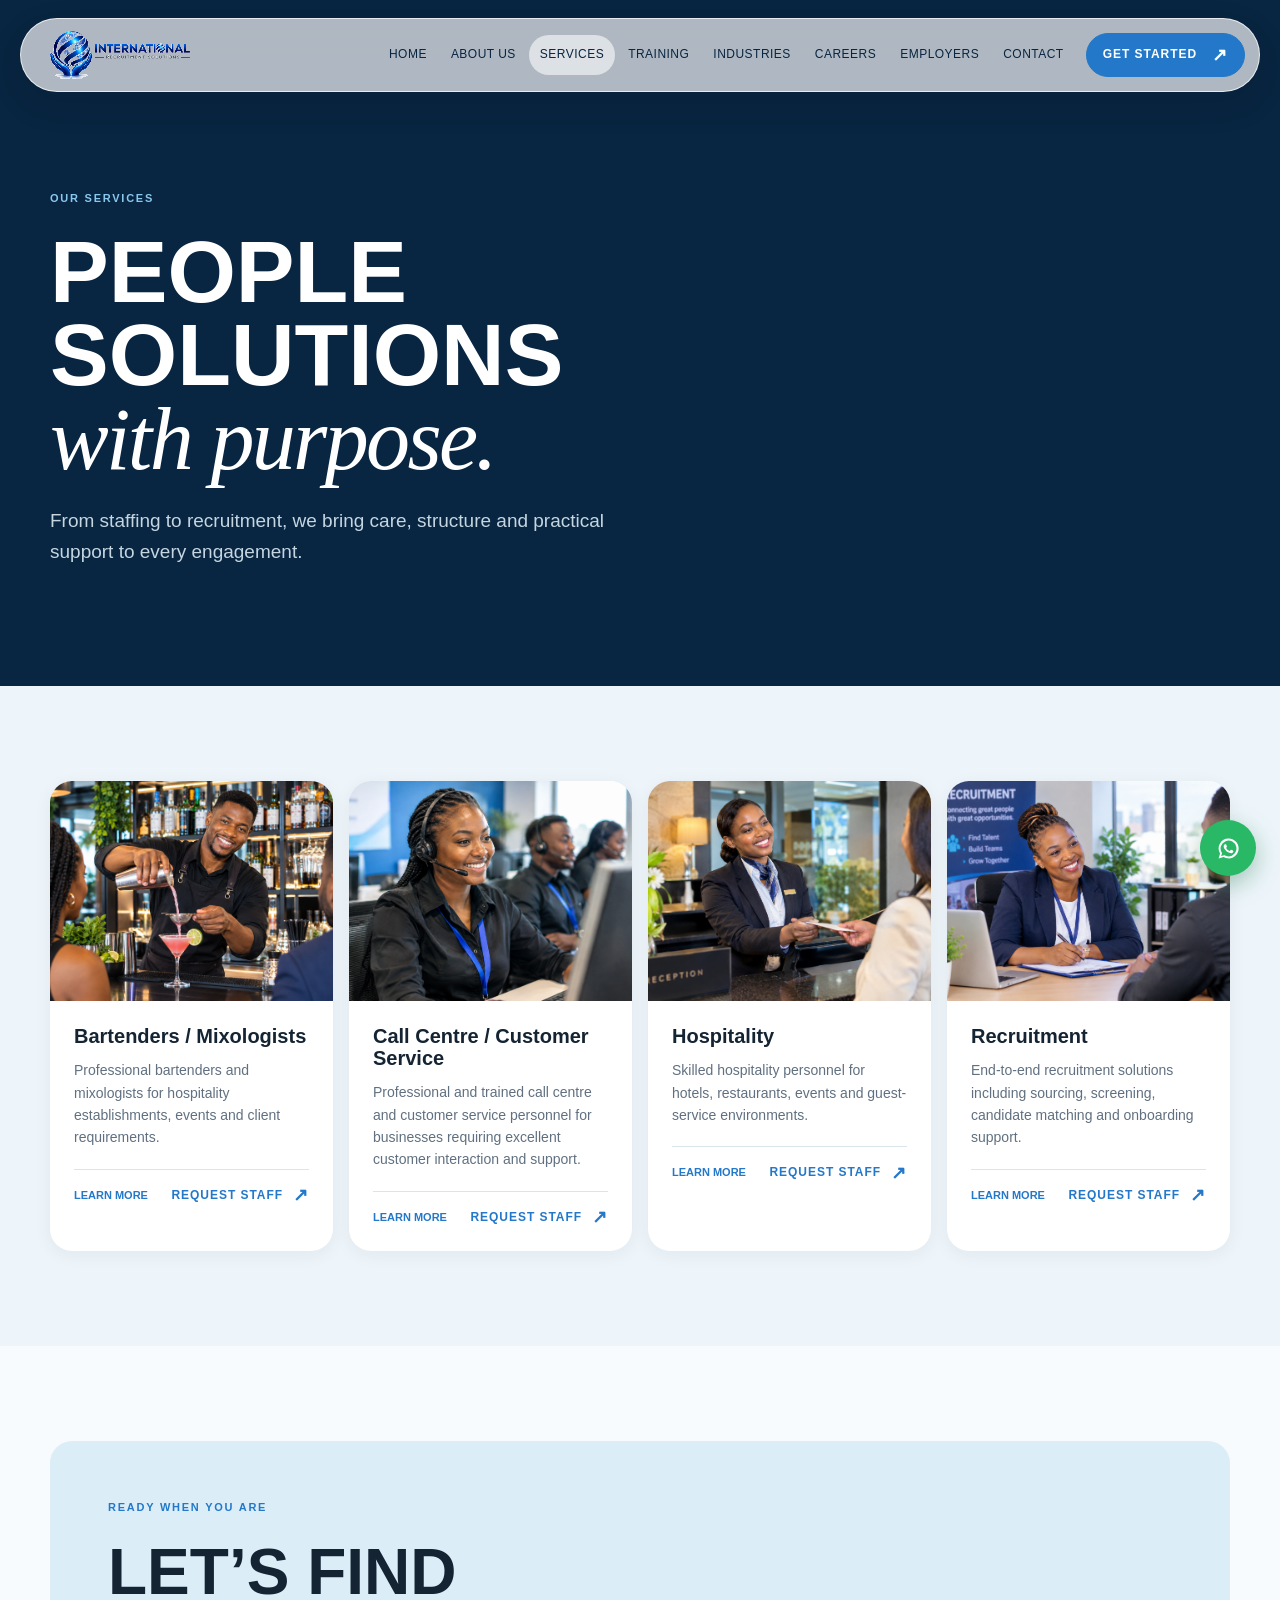
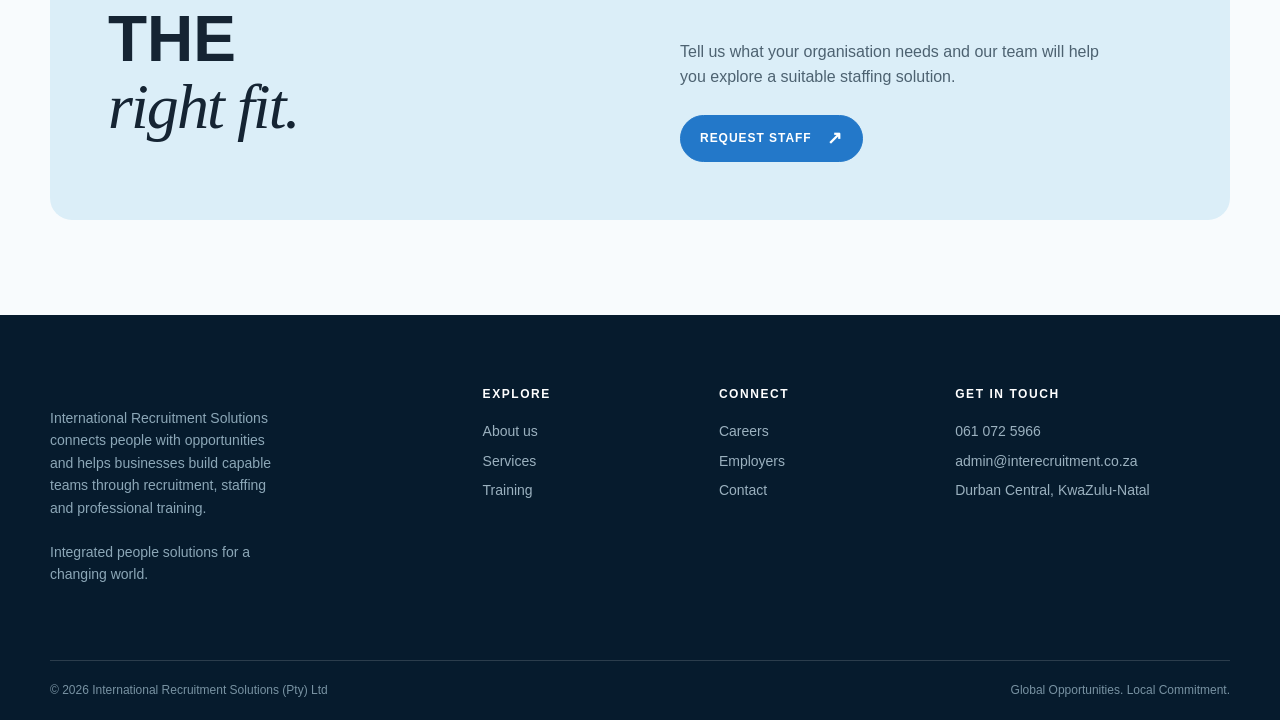
<file: services.html>
<!doctype html><html lang="en"><head><meta charset="utf-8"><meta name="viewport" content="width=device-width, initial-scale=1"><meta name="description" content="Recruitment and staffing services across bartending, customer service, hospitality and recruitment."><title>Services | International Recruitment Solutions</title><link rel="stylesheet" href="css/style.css"></head><body><header class="site-header"><a class="brand" href="index.html"><span class="brand-mark">IRS</span><span class="brand-copy"><strong>International Recruitment</strong><small>Solutions (Pty) Ltd</small></span></a><button class="menu-toggle" type="button" aria-label="Open navigation" aria-expanded="false"><span></span><span></span><span></span></button><nav class="site-nav" aria-label="Primary navigation"><a href="index.html">Home</a><a href="about.html">About Us</a><a class="active" href="services.html">Services</a><a href="training.html">Training</a><a href="industries.html">Industries</a><a href="careers.html">Careers</a><a href="employers.html">Employers</a><a href="contact.html">Contact</a><a class="button button-small" href="contact.html?type=employer">Get Started <span>↗</span></a></nav></header><main><section class="page-hero"><div class="container"><div class="section-label light">Our services</div><h1>People solutions<br><em>with purpose.</em></h1><p>From staffing to recruitment, we bring care, structure and practical support to every engagement.</p></div></section><section class="content-section services-band"><div class="container"><div class="service-grid" data-services></div></div></section><section class="content-section container"><div class="opportunity-card"><div><div class="section-label">Ready when you are</div><h2>Let’s find the<br><em>right fit.</em></h2></div><div><p>Tell us what your organisation needs and our team will help you explore a suitable staffing solution.</p><a class="button" href="contact.html?type=employer">Request staff <span>↗</span></a></div></div></section></main><footer class="site-footer"><div class="container footer-grid"><div><a class="brand brand-light" href="index.html"><span class="brand-mark">IRS</span><span class="brand-copy"><strong>International Recruitment</strong><small>Solutions (Pty) Ltd</small></span></a><p class="footer-note">Integrated people solutions for a changing world.</p></div><div><h3>Explore</h3><a href="about.html">About us</a><a href="services.html">Services</a><a href="training.html">Training</a></div><div><h3>Connect</h3><a href="careers.html">Careers</a><a href="employers.html">Employers</a><a href="contact.html">Contact</a></div><div><h3>Get in touch</h3><a href="tel:+27610725966">061 072 5966</a><a href="mailto:admin@interecruitment.co.za">admin@interecruitment.co.za</a><p>Durban Central, KwaZulu-Natal</p></div></div><div class="container footer-bottom"><span>© 2026 International Recruitment Solutions (Pty) Ltd</span><span>Global Opportunities. Local Commitment.</span></div></footer><a class="whatsapp" href="https://wa.me/27610725966?text=Hello%20International%20Recruitment%20Solutions%2C%20I%20would%20like%20to%20make%20an%20enquiry." target="_blank" rel="noopener" aria-label="Message us on WhatsApp">⌕</a><script src="js/image-manager.js"></script><script src="js/script.js"></script></body></html>
</file>
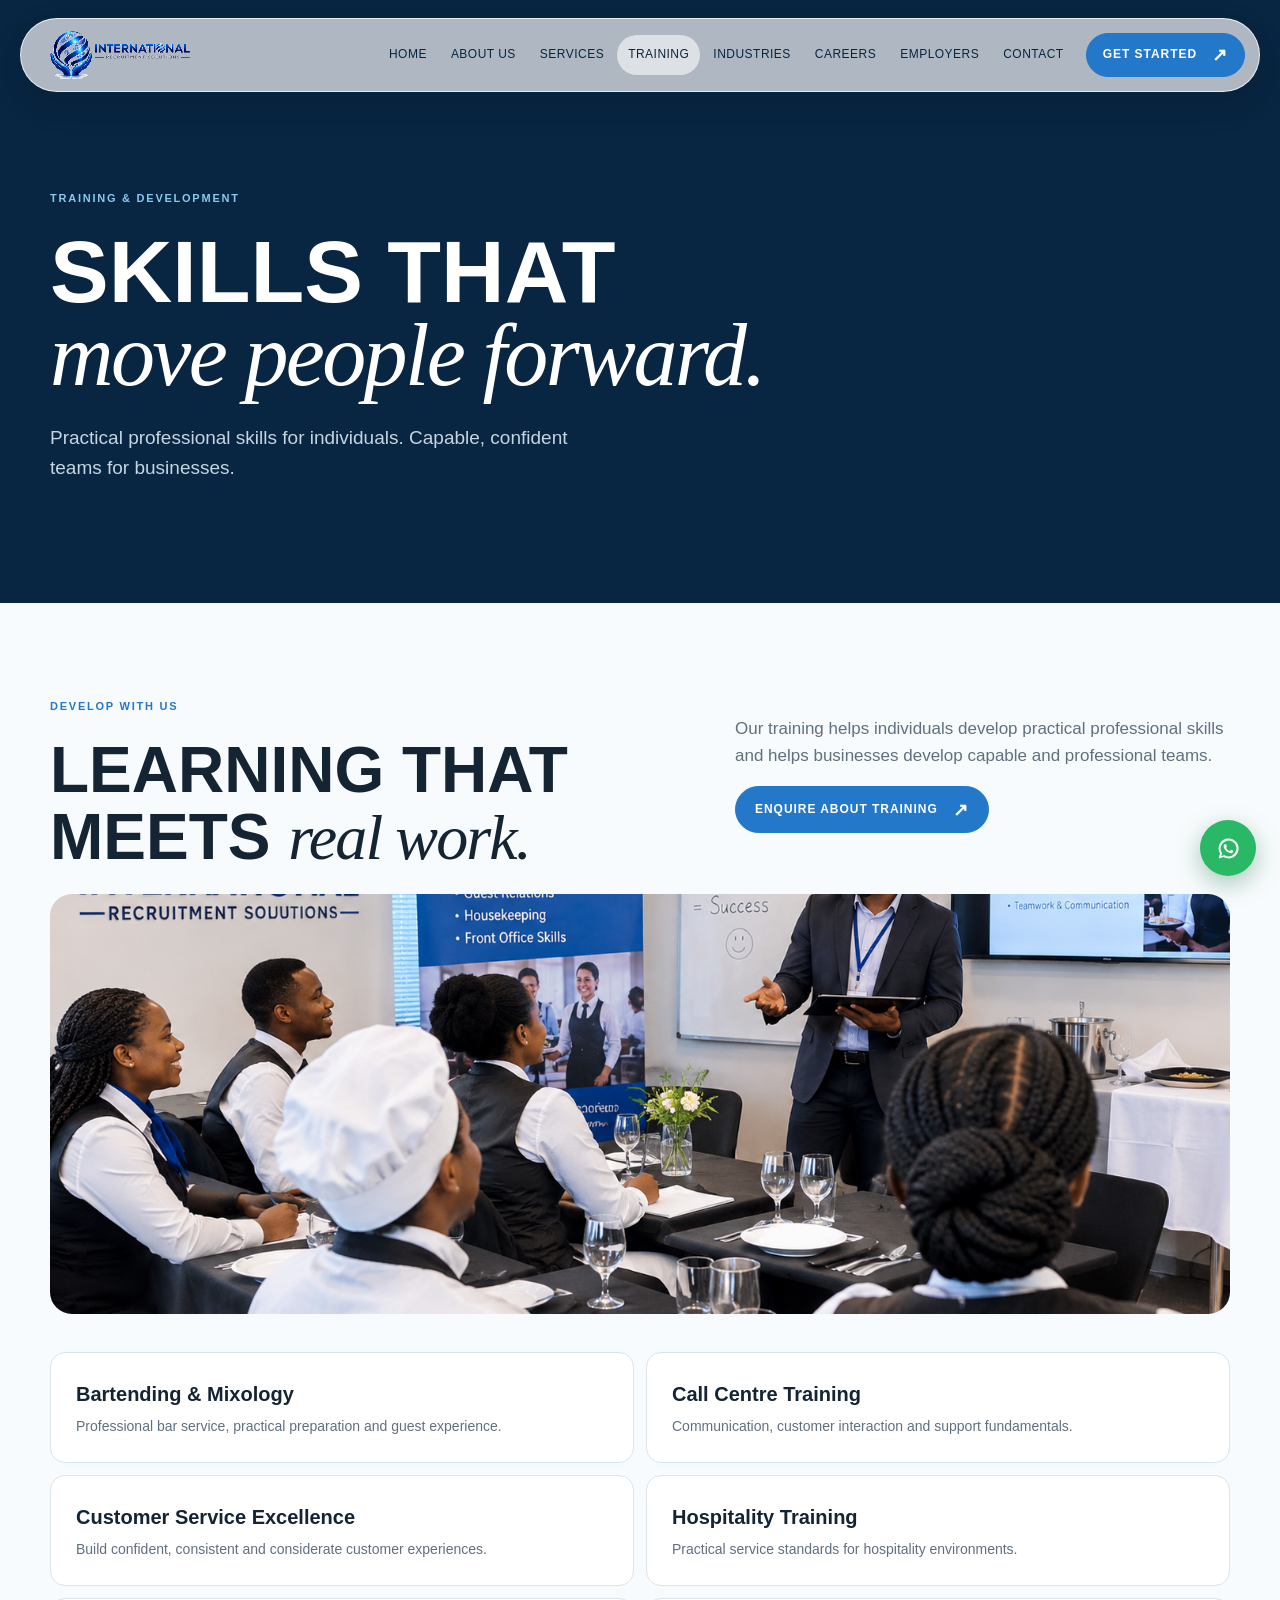
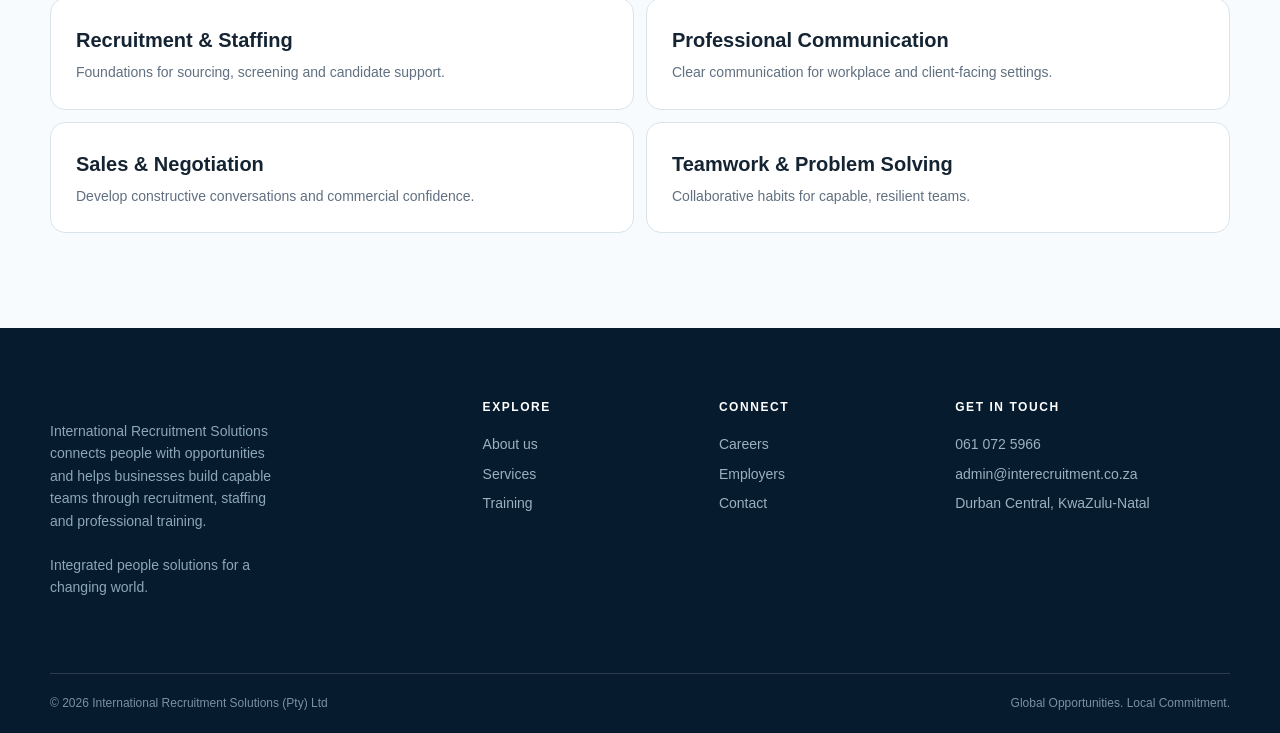
<file: training.html>
<!doctype html><html lang="en"><head><meta charset="utf-8"><meta name="viewport" content="width=device-width, initial-scale=1"><meta name="description" content="Professional training and development for individuals and businesses."><title>Training & Development | International Recruitment Solutions</title><link rel="stylesheet" href="css/style.css"></head><body><header class="site-header"><a class="brand" href="index.html"><span class="brand-mark">IRS</span><span class="brand-copy"><strong>International Recruitment</strong><small>Solutions (Pty) Ltd</small></span></a><button class="menu-toggle" type="button" aria-label="Open navigation" aria-expanded="false"><span></span><span></span><span></span></button><nav class="site-nav" aria-label="Primary navigation"><a href="index.html">Home</a><a href="about.html">About Us</a><a href="services.html">Services</a><a class="active" href="training.html">Training</a><a href="industries.html">Industries</a><a href="careers.html">Careers</a><a href="employers.html">Employers</a><a href="contact.html">Contact</a><a class="button button-small" href="contact.html?type=training">Get Started <span>↗</span></a></nav></header><main><section class="page-hero"><div class="container"><div class="section-label light">Training & development</div><h1>Skills that<br><em>move people forward.</em></h1><p>Practical professional skills for individuals. Capable, confident teams for businesses.</p></div></section><section class="content-section container"><div class="content-grid"><div><div class="section-label">Develop with us</div><h2>Learning that meets <em>real work.</em></h2></div><div class="copy"><p>Our training helps individuals develop practical professional skills and helps businesses develop capable and professional teams.</p><a class="button" href="contact.html?type=training">Enquire about training <span>↗</span></a></div></div><div class="training-grid"><div class="training-card"><h3>Bartending & Mixology</h3><p>Professional bar service, practical preparation and guest experience.</p></div><div class="training-card"><h3>Call Centre Training</h3><p>Communication, customer interaction and support fundamentals.</p></div><div class="training-card"><h3>Customer Service Excellence</h3><p>Build confident, consistent and considerate customer experiences.</p></div><div class="training-card"><h3>Hospitality Training</h3><p>Practical service standards for hospitality environments.</p></div><div class="training-card"><h3>Recruitment & Staffing</h3><p>Foundations for sourcing, screening and candidate support.</p></div><div class="training-card"><h3>Professional Communication</h3><p>Clear communication for workplace and client-facing settings.</p></div><div class="training-card"><h3>Sales & Negotiation</h3><p>Develop constructive conversations and commercial confidence.</p></div><div class="training-card"><h3>Teamwork & Problem Solving</h3><p>Collaborative habits for capable, resilient teams.</p></div></div></section></main><footer class="site-footer"><div class="container footer-grid"><div><a class="brand brand-light" href="index.html"><span class="brand-mark">IRS</span><span class="brand-copy"><strong>International Recruitment</strong><small>Solutions (Pty) Ltd</small></span></a><p class="footer-note">Integrated people solutions for a changing world.</p></div><div><h3>Explore</h3><a href="about.html">About us</a><a href="services.html">Services</a><a href="training.html">Training</a></div><div><h3>Connect</h3><a href="careers.html">Careers</a><a href="employers.html">Employers</a><a href="contact.html">Contact</a></div><div><h3>Get in touch</h3><a href="tel:+27610725966">061 072 5966</a><a href="mailto:admin@interecruitment.co.za">admin@interecruitment.co.za</a><p>Durban Central, KwaZulu-Natal</p></div></div><div class="container footer-bottom"><span>© 2026 International Recruitment Solutions (Pty) Ltd</span><span>Global Opportunities. Local Commitment.</span></div></footer><a class="whatsapp" href="https://wa.me/27610725966?text=Hello%20International%20Recruitment%20Solutions%2C%20I%20would%20like%20to%20make%20an%20enquiry." target="_blank" rel="noopener" aria-label="Message us on WhatsApp">⌕</a><script src="js/image-manager.js"></script><script src="js/script.js"></script></body></html>
</file>
<file: css/style.css>
:root{--navy:#082541;--navy-2:#0d3558;--blue:#2378c9;--blue-bright:#48a5f5;--ink:#152433;--muted:#607080;--pale:#edf5fa;--line:#d9e4eb;--white:#fff;--radius:22px;--serif:Georgia,'Times New Roman',serif;--sans:'Trebuchet MS','Segoe UI',sans-serif}
:root{--navy:#082541;--navy-2:#0d3558;--blue:#2378c9;--blue-bright:#48a5f5;--ink:#152433;--muted:#607080;--pale:#edf5fa;--line:#d9e4eb;--white:#fff;--radius:22px;--serif:Georgia,'Times New Roman',serif;--sans:'Trebuchet MS','Segoe UI',sans-serif}*{box-sizing:border-box}html{scroll-behavior:smooth}body{margin:0;color:var(--ink);font-family:var(--sans);font-size:16px;line-height:1.6;background:#f8fbfd}a{color:inherit;text-decoration:none}button{font:inherit;cursor:pointer}img{display:block;max-width:100%}.container{width:min(1180px,calc(100% - 48px));margin-inline:auto}.site-header{position:fixed;z-index:20;top:18px;left:50%;transform:translateX(-50%);width:min(1240px,calc(100% - 36px));display:flex;align-items:center;justify-content:space-between;padding:11px 14px 11px 19px;background:rgba(255,255,255,.94);border:1px solid rgba(217,228,235,.85);border-radius:50px;box-shadow:0 10px 35px rgba(8,37,65,.12);backdrop-filter:blur(14px)}.brand{display:flex;align-items:center;gap:10px;color:var(--navy);min-width:max-content}.brand-mark{display:grid;place-items:center;width:38px;height:38px;border-radius:12px;background:var(--navy);color:var(--white);font-size:12px;font-weight:800;letter-spacing:.08em}.brand-copy{display:grid;line-height:1.1;font-size:12px;letter-spacing:.02em}.brand-copy small{font-size:10px;color:var(--muted);margin-top:3px}.site-nav{display:flex;align-items:center;gap:2px}.site-nav>a:not(.button){padding:10px 11px;border-radius:24px;color:#536473;font-size:12px;text-transform:uppercase;letter-spacing:.04em}.site-nav>a:not(.button):hover,.site-nav>a.active{background:var(--pale);color:var(--navy)}.button{display:inline-flex;align-items:center;gap:15px;border:1px solid var(--blue);border-radius:30px;padding:13px 19px;background:var(--blue);color:var(--white);font-size:12px;font-weight:800;letter-spacing:.08em;text-transform:uppercase;transition:.25s ease}.button span,.text-link span{font-size:18px;line-height:0}.button:hover{background:var(--navy);border-color:var(--navy);transform:translateY(-2px)}.button-small{margin-left:9px;padding:11px 16px}.button-ghost{background:transparent;border-color:rgba(255,255,255,.55)}.button-ghost:hover{background:var(--white);border-color:var(--white);color:var(--navy)}.menu-toggle{display:none;border:0;background:transparent;width:42px;height:42px;padding:10px}.menu-toggle span{display:block;height:2px;background:var(--navy);margin:5px 0;transition:.2s}.hero{position:relative;min-height:780px;background:var(--navy);color:var(--white);display:flex;align-items:center;overflow:hidden}.hero-slides,.hero-shade{position:absolute;inset:0}.hero-slide{position:absolute;inset:0;background-size:cover;background-position:center;opacity:0;transition:opacity 1s ease}.hero-slide.active{opacity:1}.hero-shade{background:linear-gradient(90deg,rgba(4,26,45,.9) 0%,rgba(5,34,57,.62) 45%,rgba(5,34,57,.24) 100%)}.hero-content{position:relative;z-index:2;padding-top:90px}.eyebrow,.section-label{font-size:11px;text-transform:uppercase;letter-spacing:.16em;font-weight:800;color:var(--blue);margin:0 0 22px}.hero .eyebrow{color:#a9d9fb}.hero h1{max-width:750px;font-size:clamp(48px,7vw,94px);line-height:.98;letter-spacing:-.04em;margin:0 0 28px;text-transform:uppercase}.hero h1 em,h1 em,h2 em{font-family:var(--serif);font-weight:400;text-transform:none;letter-spacing:-.03em}.hero-lede{max-width:520px;font-size:19px;color:#dbe9f3;margin:0 0 32px}.hero-actions{display:flex;gap:12px;flex-wrap:wrap}.hero-meta{display:flex;gap:30px;flex-wrap:wrap;margin-top:92px;padding-top:17px;border-top:1px solid rgba(255,255,255,.3);max-width:690px;color:#c7d7e2;font-size:12px}.slider-controls{position:absolute;z-index:3;right:max(24px,calc((100% - 1180px)/2));bottom:42px;display:flex;align-items:center;gap:16px}.slider-controls button{width:38px;height:38px;border:1px solid rgba(255,255,255,.5);border-radius:50%;background:transparent;color:#fff}.slider-controls button:hover{background:#fff;color:var(--navy)}.slider-dots{display:flex;gap:7px}.slider-dot{width:7px;height:7px;border-radius:50%;border:0;background:rgba(255,255,255,.45);padding:0}.slider-dot.active{background:#fff}.section{padding-block:112px}.intro-grid,.section-heading,.split-section,.opportunity-card{display:grid;grid-template-columns:1fr 1fr;gap:80px}.intro h2,.section-heading h2,.split-copy h2,.opportunity h2{font-size:clamp(40px,5vw,70px);line-height:1.03;letter-spacing:-.04em;text-transform:uppercase;margin:0}.lead{font-size:21px;line-height:1.55;color:#536473;margin:0 0 24px}.text-link{display:inline-flex;align-items:center;gap:10px;border:0;background:transparent;color:var(--blue);font-weight:800;text-transform:uppercase;font-size:12px;letter-spacing:.08em;padding:0}.services-band{background:var(--pale)}.section-heading{align-items:end;margin-bottom:48px}.section-heading .text-link{justify-self:end}.service-grid{display:grid;grid-template-columns:repeat(4,1fr);gap:16px}.service-card{background:var(--white);border-radius:var(--radius);overflow:hidden;box-shadow:0 4px 18px rgba(8,37,65,.06);transition:.3s ease}.service-card:hover{transform:translateY(-7px);box-shadow:0 18px 30px rgba(8,37,65,.14)}.service-image,.modal-image{height:220px;background:var(--navy-2) center/cover;position:relative}.image-placeholder{height:100%;display:grid;place-items:center;padding:25px;text-align:center;color:#b6d4e8;font-size:12px;text-transform:uppercase;letter-spacing:.1em}.service-body{padding:24px}.service-body h3{font-size:19px;line-height:1.1;margin:0 0 12px}.service-body p{color:var(--muted);font-size:14px;margin:0 0 20px}.service-footer{display:flex;align-items:center;justify-content:space-between;border-top:1px solid var(--line);padding-top:16px}.service-footer button{font-size:11px;color:var(--blue);font-weight:800;text-transform:uppercase;border:0;background:transparent;padding:0}.split-section{align-items:center}.split-copy p{max-width:500px;color:var(--muted);font-size:18px;margin:25px 0 30px}.stat-panel{background:var(--navy);color:#fff;border-radius:var(--radius);padding:52px;min-height:410px;display:flex;flex-direction:column;justify-content:center}.stat-number{font-size:100px;line-height:.85;font-family:var(--serif);color:#79bee9}.stat-panel>p{font-size:18px;margin:12px 0 35px}.stat-line{width:100%;height:1px;background:rgba(255,255,255,.25);margin-bottom:20px}.stat-pair{display:flex;justify-content:space-between;gap:20px;padding:10px 0;color:#a8bbc8;font-size:13px}.stat-pair strong{color:white;font-size:14px}.dark-band{background:var(--navy);color:#fff}.section-label.light{color:#8ac8ef}.section-heading p{max-width:280px;color:#abc1ce;margin:0;justify-self:end}.process-grid{display:grid;grid-template-columns:repeat(2,1fr);gap:16px}.process-card{border:1px solid rgba(255,255,255,.22);padding:35px;border-radius:var(--radius);min-height:320px}.process-card>span{font-family:var(--serif);font-size:30px;color:#79bee9}.process-card h3{font-size:22px;margin:12px 0 20px}.process-card ol{list-style:none;padding:0;margin:0 0 25px;counter-reset:steps}.process-card li{counter-increment:steps;border-top:1px solid rgba(255,255,255,.17);padding:9px 0;color:#c6d5de;font-size:14px}.process-card li::before{content:'0' counter(steps);color:#79bee9;margin-right:15px;font-weight:800}.light-link{color:#8ac8ef}.opportunity-card{background:#dbeef8;padding:58px;border-radius:var(--radius);align-items:end}.opportunity-card p{color:#4d6271;max-width:430px;margin:0 0 25px}.site-footer{background:#061b2d;color:#dce8ee;padding-top:70px}.footer-grid{display:grid;grid-template-columns:2fr 1fr 1fr 1.4fr;gap:40px;padding-bottom:60px}.brand-light{color:#fff}.brand-light .brand-mark{background:var(--blue)}.footer-note{color:#8ca7b7;max-width:230px;margin-top:22px;font-size:14px}.site-footer h3{color:#fff;font-size:12px;text-transform:uppercase;letter-spacing:.13em;margin:0 0 16px}.site-footer h3~a,.site-footer h3~p{display:block;color:#9bb1bf;font-size:14px;margin:7px 0}.site-footer a:hover{color:#fff}.footer-bottom{border-top:1px solid rgba(255,255,255,.15);padding-block:20px;display:flex;justify-content:space-between;color:#7892a2;font-size:12px}.whatsapp{position:fixed;right:24px;bottom:24px;z-index:15;display:grid;place-items:center;width:56px;height:56px;border-radius:50%;background:#28b866;color:#fff;font-size:27px;box-shadow:0 8px 25px rgba(15,105,57,.35);transition:.25s}.whatsapp:hover{transform:translateY(-4px) scale(1.04)}.modal{position:fixed;inset:0;z-index:40;display:none;align-items:center;justify-content:center;padding:25px}.modal.open{display:flex}.modal-backdrop{position:absolute;inset:0;background:rgba(3,18,31,.76);backdrop-filter:blur(5px)}.service-modal{position:relative;z-index:1;background:#fff;width:min(800px,100%);max-height:90vh;overflow:auto;border-radius:var(--radius);display:grid;grid-template-columns:.9fr 1.1fr;animation:modal-in .3s ease}.modal-image{height:auto;min-height:450px}.modal-body{padding:45px}.modal-body h2{font-size:40px;line-height:1.05;text-transform:uppercase;margin:0 0 18px}.modal-body p{color:var(--muted)}.modal-body ul{padding-left:18px;color:var(--ink)}.modal-close{position:absolute;right:13px;top:10px;z-index:2;border:0;background:#fff;border-radius:50%;font-size:27px;width:38px;height:38px;color:var(--navy)}.modal-actions{display:flex;align-items:center;gap:22px;margin-top:28px}@keyframes modal-in{from{opacity:0;transform:translateY(20px)}to{opacity:1;transform:none}}.reveal{opacity:0;transform:translateY(20px);transition:opacity .65s ease,transform .65s ease}.reveal.visible{opacity:1;transform:none}.page-hero{padding:190px 0 100px;background:var(--navy);color:#fff}.page-hero h1{font-size:clamp(48px,7vw,88px);line-height:.95;text-transform:uppercase;max-width:800px;margin:0}.page-hero p{max-width:570px;color:#c5d6e1;font-size:19px;margin-top:25px}.content-section{padding-block:95px}.content-section h2{font-size:clamp(38px,5vw,65px);line-height:1.05;text-transform:uppercase;margin:0 0 22px}.content-section h3{font-size:20px}.content-grid{display:grid;grid-template-columns:1.1fr .9fr;gap:80px}.copy p{color:var(--muted);font-size:17px}.value-grid,.industry-grid,.training-grid{display:grid;grid-template-columns:repeat(4,1fr);gap:12px;margin-top:38px}.value-card,.industry-card,.training-card{background:#fff;border:1px solid var(--line);padding:25px;border-radius:15px}.value-card strong{display:block;color:var(--blue);font-size:13px;text-transform:uppercase;letter-spacing:.1em}.industry-grid{grid-template-columns:repeat(5,1fr)}.industry-card{min-height:145px}.industry-card span{font-size:25px;color:var(--blue)}.industry-card strong{display:block;line-height:1.2;margin-top:15px}.training-grid{grid-template-columns:repeat(2,1fr)}.training-card h3{margin:0 0 5px}.training-card p{margin:0;color:var(--muted);font-size:14px}.contact-layout{display:grid;grid-template-columns:.75fr 1.25fr;gap:70px}.contact-details{background:var(--navy);color:#fff;padding:40px;border-radius:var(--radius);align-self:start}.contact-details h2{font-size:36px}.contact-details a,.contact-details p{display:block;color:#bad0dc;margin:16px 0}.form-card{background:#fff;border:1px solid var(--line);border-radius:var(--radius);padding:38px}.form-grid{display:grid;grid-template-columns:1fr 1fr;gap:20px}.field{display:grid;gap:7px;margin-bottom:18px}.field.full{grid-column:1/-1}.field label{font-size:12px;text-transform:uppercase;letter-spacing:.08em;font-weight:800;color:var(--navy)}.field input,.field select,.field textarea{width:100%;border:1px solid var(--line);border-radius:9px;padding:13px 14px;background:#fbfdfe;color:var(--ink);font:inherit}.field textarea{min-height:125px;resize:vertical}.field input:focus,.field select:focus,.field textarea:focus{outline:3px solid rgba(35,120,201,.2);border-color:var(--blue)}.form-note{color:var(--muted);font-size:12px;margin-top:14px}.error{color:#ba3d3d;font-size:12px}.success{display:none;background:#e2f7ed;color:#14613c;padding:15px;border-radius:8px;margin-bottom:18px}.success.show{display:block}@media(max-width:1050px){.site-nav>a:not(.button){padding-inline:7px;font-size:11px}.service-grid{grid-template-columns:repeat(2,1fr)}.industry-grid{grid-template-columns:repeat(3,1fr)}}@media(max-width:760px){.container{width:min(100% - 34px,600px)}.site-header{top:10px;width:calc(100% - 20px);padding:9px 12px 9px 15px}.brand-copy{font-size:11px}.menu-toggle{display:block}.site-nav{position:absolute;top:63px;left:0;right:0;display:grid;gap:4px;padding:12px;background:#fff;border-radius:20px;box-shadow:0 14px 25px rgba(8,37,65,.16);opacity:0;visibility:hidden;transform:translateY(-10px);transition:.25s}.site-nav.open{opacity:1;visibility:visible;transform:none}.site-nav>a:not(.button){padding:12px 14px}.button-small{margin:4px 0 0}.hero{min-height:700px}.hero h1{font-size:clamp(45px,14vw,72px)}.hero-lede{font-size:17px}.hero-meta{margin-top:62px;gap:8px 20px}.slider-controls{right:17px;bottom:22px}.section{padding-block:75px}.intro-grid,.section-heading,.split-section,.opportunity-card,.content-grid,.contact-layout{grid-template-columns:1fr;gap:28px}.section-heading .text-link{justify-self:start}.service-grid,.value-grid,.training-grid{grid-template-columns:1fr}.industry-grid{grid-template-columns:repeat(2,1fr)}.stat-panel{min-height:340px;padding:35px}.process-grid{grid-template-columns:1fr}.opportunity-card{padding:32px}.footer-grid{grid-template-columns:1fr 1fr;gap:35px}.footer-bottom{display:grid;gap:7px}.page-hero{padding:150px 0 80px}.content-section{padding-block:70px}.service-modal{grid-template-columns:1fr;max-height:92vh}.modal-image{min-height:190px;height:190px}.modal-body{padding:28px}.modal-body h2{font-size:32px}.form-grid{grid-template-columns:1fr}.field.full{grid-column:auto}.whatsapp{right:17px;bottom:17px;width:52px;height:52px}.hero-shade{background:linear-gradient(90deg,rgba(4,26,45,.88),rgba(5,34,57,.58))}}@media(prefers-reduced-motion:reduce){html{scroll-behavior:auto}.reveal{transition:none}.hero-slide,.service-card,.button,.whatsapp{transition:none}}
</file>
